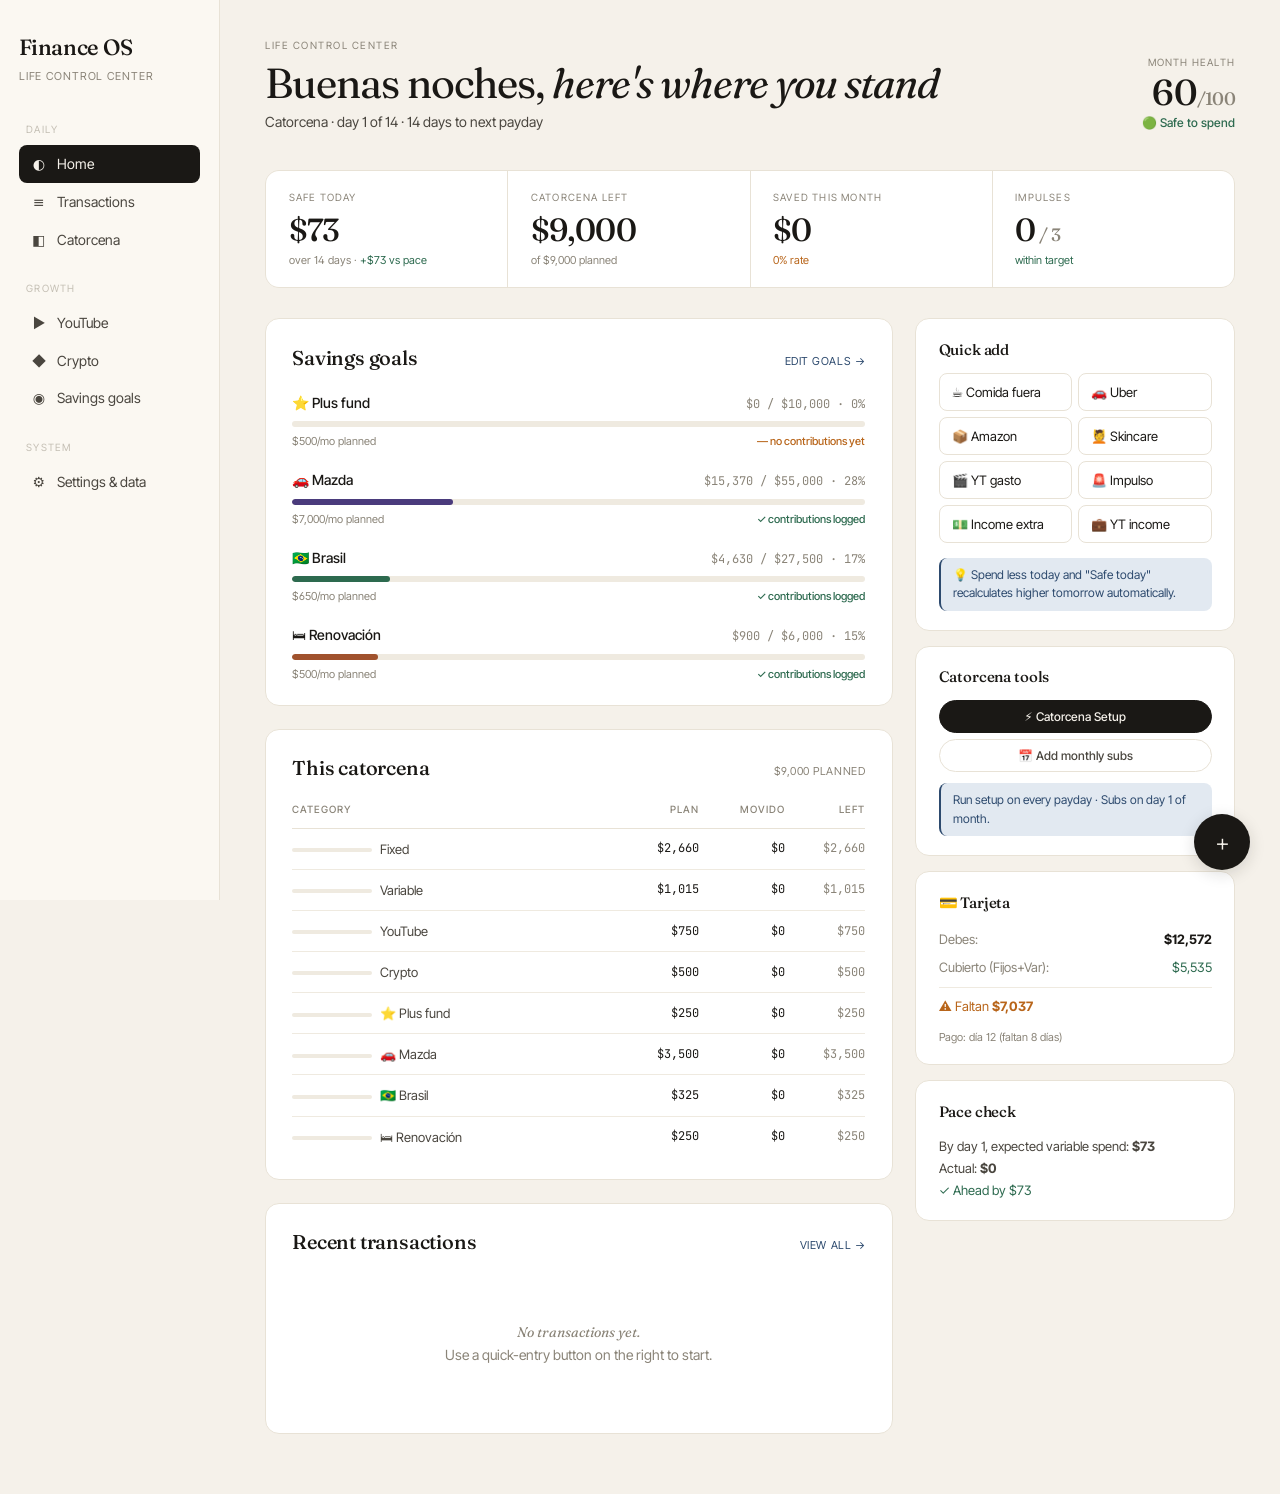
<file: index.html>
<!DOCTYPE html>
<html lang="en">
<head>
  <meta charset="UTF-8">
  <meta name="viewport" content="width=device-width, initial-scale=1.0">
  <title>Finance OS — Home</title>
  <link rel="stylesheet" href="style.css">
</head>
<body>
  <div class="app">
    <div id="sidebar"></div>
    <main class="main">
      <div id="content"></div>
    </main>
  </div>

  <script src="app.js"></script>
  <script>
    document.getElementById('sidebar').outerHTML = renderSidebar('home');

    const s = getDashboardStats();
    const goals = getGoalProgress();
    const actuals = getCategoryActuals();
    const recent = state.transactions.slice(0, 6);

    const hour = new Date().getHours();
    const greeting = hour < 12 ? 'Buenos días' : hour < 19 ? 'Buenas tardes' : 'Buenas noches';

    const aheadText = s.aheadOrBehind > 0
      ? `<span style="color:var(--good)">+${mxn(s.aheadOrBehind)} vs pace</span>`
      : `<span style="color:var(--warn)">${mxn(s.aheadOrBehind)} vs pace</span>`;

    document.getElementById('content').innerHTML = `
      <div class="page-head fade-in">
        <div>
          <div class="eyebrow">Life Control Center</div>
          <h1 class="page-title">${greeting}, <em>here's where you stand</em></h1>
          <div class="page-sub">Catorcena · day ${s.cat.daysElapsed} of ${s.cat.totalDays} · ${s.cat.daysLeft} days to next payday</div>
        </div>
        <div class="health-badge">
          <div class="label">Month health</div>
          <div class="value">${s.healthScore}<span style="font-size:18px;color:var(--ink-mute)">/100</span></div>
          <div class="status">${s.status}</div>
        </div>
      </div>

      <div class="stats-grid fade-in">
        <div class="stat">
          <div class="label">Safe today</div>
          <div class="value">${mxn(Math.max(0, s.safeDaily))}</div>
          <div class="delta">over ${s.cat.daysLeft} days · ${aheadText}</div>
        </div>
        <div class="stat">
          <div class="label">Catorcena left</div>
          <div class="value">${mxn(s.catRemaining)}</div>
          <div class="delta">of ${mxn(state.income.biweekly)} planned</div>
        </div>
        <div class="stat">
          <div class="label">Saved this month</div>
          <div class="value">${mxn(s.monthSaved)}</div>
          <div class="delta ${s.savingsRate >= 30 ? 'good' : 'warn'}">${s.savingsRate}% rate</div>
        </div>
        <div class="stat">
          <div class="label">Impulses</div>
          <div class="value">${s.impulses}<span style="font-size:18px;color:var(--ink-mute)"> / 3</span></div>
          <div class="delta ${s.impulses <= 3 ? 'good' : 'bad'}">${s.impulses <= 3 ? 'within target' : 'over target'}</div>
        </div>
      </div>

      <div class="home-grid">
        <div>
          <div class="card fade-in">
            <div class="card-head">
              <div class="card-title">Savings goals</div>
              <a href="goals.html" class="card-meta" style="color:var(--info)">Edit goals →</a>
            </div>
            ${goals.map(g => `
              <div class="goal">
                <div class="goal-head">
                  <span class="goal-name">${g.name}</span>
                  <span class="goal-numbers">${mxn(g.current)} / ${mxn(g.target)} · ${g.pct}%</span>
                </div>
                <div class="bar"><div class="bar-fill ${g.color}" style="width:${g.pct}%"></div></div>
                <div class="goal-foot">
                  <span>${mxn(g.monthly)}/mo planned</span>
                  <span class="pace ${g.pct > 0 ? 'on' : 'off'}">${g.pct > 0 ? '✓ contributions logged' : '— no contributions yet'}</span>
                </div>
              </div>
            `).join('')}
          </div>

          <div class="card fade-in">
            <div class="card-head">
              <div class="card-title">This catorcena</div>
              <div class="card-meta">${mxn(state.income.biweekly)} planned</div>
            </div>
            <table class="budget-table">
              <thead><tr><th>Category</th><th class="num">Plan</th><th class="num">Movido</th><th class="num">Left</th></tr></thead>
              <tbody>
                ${budgetRow('Fixed', state.catorcena.fixed, actuals.fixed)}
                ${budgetRow('Variable', state.catorcena.variable, actuals.variable)}
                ${budgetRow('YouTube', state.catorcena.youtube, actuals.youtube)}
                ${budgetRow('Crypto', state.catorcena.crypto, actuals.crypto)}
                ${goals.map(g => budgetRow(g.name, g.biweeklyAmount || 0, actuals[g.id])).join('')}
              </tbody>
            </table>
          </div>

          <div class="card fade-in">
            <div class="card-head">
              <div class="card-title">Recent transactions</div>
              <a href="transactions.html" class="card-meta" style="color:var(--info)">View all →</a>
            </div>
            ${recent.length === 0 ? `
              <div class="empty"><em>No transactions yet.</em><br>Use a quick-entry button on the right to start.</div>
            ` : recent.map(t => `
              <div class="txn">
                <div class="date">${formatDate(t.date)}</div>
                <div class="name">${t.name}${t.isImpulse ? ' 🚨' : ''}</div>
                <div><span class="pill ${pillClass(t.category)}">${t.category}</span></div>
                <div class="amount ${t.type === 'Income' ? 'in' : ''}">${t.type === 'Income' ? '+' : '−'}${mxn(t.amount)}</div>
              </div>
            `).join('')}
          </div>
        </div>

        <div class="side-col">
          <div class="side-card fade-in">
            <h3>Quick add</h3>
            <div class="quick-entries">
              ${renderQuickEntries()}
            </div>
            <div class="smart-insight" style="margin-top:1rem">
              💡 Spend less today and "Safe today" recalculates higher tomorrow automatically.
            </div>
          </div>

          <div class="side-card fade-in">
            <h3>Catorcena tools</h3>
            <button class="btn primary" onclick="runCatorcenaSetup()" style="width:100%;margin-bottom:6px">⚡ Catorcena Setup</button>
            <button class="btn" onclick="runSubscriptionsBlock()" style="width:100%">📅 Add monthly subs</button>
            <div class="smart-insight" style="margin-top:0.75rem">
              Run setup on every payday · Subs on day 1 of month.
            </div>
          </div>

          ${(() => {
            const card = state.card || { currentBalance: 0, cutDay: 23, paymentDay: 12 };
            const fijos = (state.apartadoBalances && state.apartadoBalances.fijos) || 0;
            const vars = (state.apartadoBalances && state.apartadoBalances.variable) || 0;
            const cubierto = fijos + vars;
            const gap = card.currentBalance - cubierto;
            const today = new Date();
            const nextPayment = new Date(today.getFullYear(), today.getMonth() + (today.getDate() > card.paymentDay ? 1 : 0), card.paymentDay);
            const daysUntilPayment = Math.ceil((nextPayment - today) / 86400000);
            const statusColor = gap <= 0 ? 'var(--good)' : 'var(--warn)';
            const statusMsg = gap <= 0
              ? '✓ Cubierto totalmente'
              : `⚠ Faltan <strong>${mxn(gap)}</strong>`;
            return `
              <div class="side-card fade-in">
                <h3>💳 Tarjeta</h3>
                <div style="display:flex;justify-content:space-between;font-size:13px;padding:4px 0">
                  <span style="color:var(--ink-mute)">Debes:</span>
                  <strong>${mxn(card.currentBalance)}</strong>
                </div>
                <div style="display:flex;justify-content:space-between;font-size:13px;padding:4px 0">
                  <span style="color:var(--ink-mute)">Cubierto (Fijos+Var):</span>
                  <span style="color:var(--good)">${mxn(cubierto)}</span>
                </div>
                <div style="display:flex;justify-content:space-between;font-size:13px;padding:4px 0;border-top:1px solid var(--line-soft);margin-top:6px;padding-top:8px">
                  <span style="color:${statusColor}">${statusMsg}</span>
                </div>
                <div style="font-size:11px;color:var(--ink-mute);margin-top:8px">
                  Pago: día ${card.paymentDay} (faltan ${daysUntilPayment} días)
                </div>
              </div>
            `;
          })()}

          <div class="side-card fade-in">
            <h3>Pace check</h3>
            <div style="font-size:13px;color:var(--ink-soft);line-height:1.7">
              By day ${s.cat.daysElapsed}, expected variable spend: <strong>${mxn(s.todayQuota * s.cat.daysElapsed)}</strong><br>
              Actual: <strong>${mxn(s.variableSpent)}</strong><br>
              <span style="color:${s.aheadOrBehind > 0 ? 'var(--good)' : 'var(--warn)'}">${s.aheadOrBehind > 0 ? '✓ Ahead by ' : '⚠ Behind by '}${mxn(Math.abs(s.aheadOrBehind))}</span>
            </div>
          </div>
        </div>
      </div>
    `;

    function budgetRow(label, plan, actual) {
      const pct = plan > 0 ? Math.min(100, (actual / plan) * 100) : 0;
      const left = plan - actual;
      const cls = pct >= 100 ? 'done' : pct >= 85 ? 'bad' : pct >= 60 ? 'warn' : '';
      return `<tr>
        <td class="cat"><span class="mini-bar"><div class="${cls}" style="width:${pct}%"></div></span>${label}</td>
        <td class="num">${mxn(plan)}</td>
        <td class="num">${mxn(actual)}</td>
        <td class="num" style="color:${left < 0 ? 'var(--bad)' : left === plan ? 'var(--ink-mute)' : 'var(--ink)'}">${pct >= 100 ? '✓' : mxn(left)}</td>
      </tr>`;
    }

    mountAddModal();
  </script>
</body>
</html>
</file>
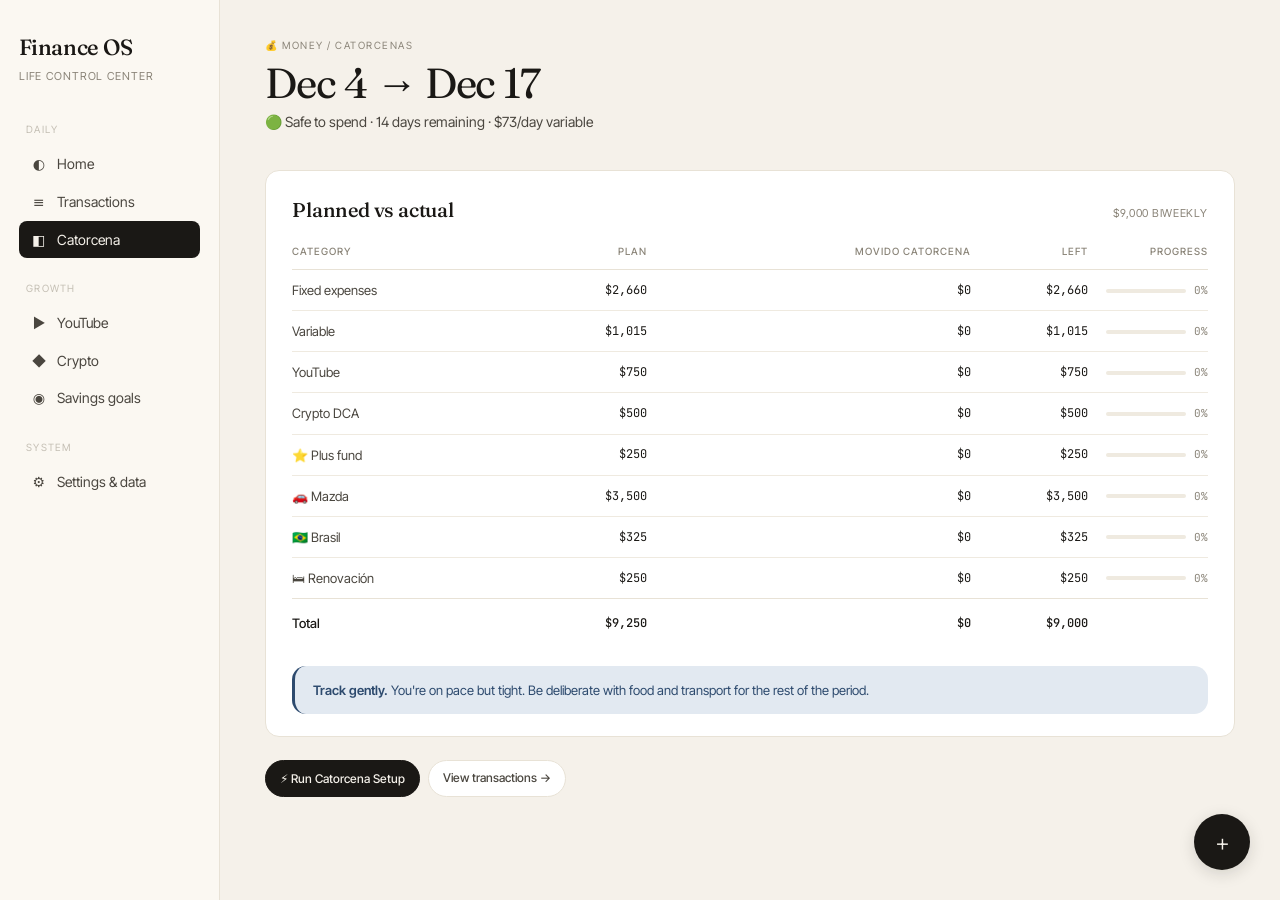
<file: catorcena.html>
<!DOCTYPE html>
<html lang="en">
<head>
  <meta charset="UTF-8">
  <meta name="viewport" content="width=device-width, initial-scale=1.0">
  <title>Finance OS — Catorcena</title>
  <link rel="stylesheet" href="style.css">
</head>
<body>
  <div class="app">
    <div id="sidebar"></div>
    <main class="main">
      <div id="content"></div>
    </main>
  </div>

  <script src="app.js"></script>
  <script>
    document.getElementById('sidebar').outerHTML = renderSidebar('cat');

    const s = getDashboardStats();
    const actuals = getCategoryActuals();
    const fmtRange = (d1, d2) => {
      const opts = { month: 'short', day: 'numeric' };
      return d1.toLocaleDateString('en-US', opts) + ' → ' + d2.toLocaleDateString('en-US', opts);
    };

    const variablePct = (actuals.variable / state.catorcena.variable) * 100;
    const periodPct = ((14 - s.cat.daysLeft) / 14) * 100;

    let insight, insightClass;
    if (variablePct > 100) {
      insight = `<strong>⚠️ Variable budget exceeded.</strong> You've spent ${mxn(actuals.variable)} on food, transport, and impulse — ${mxn(actuals.variable - state.catorcena.variable)} over plan with ${s.cat.daysLeft} days still to go. The next variable expense pulls from car or Brazil savings.`;
      insightClass = 'warn';
    } else if (variablePct > periodPct + 15) {
      insight = `<strong>💡 Slow down.</strong> You're ${Math.round(variablePct)}% through variable budget with only ${Math.round(periodPct)}% of the period gone. Cap food-out at ${mxn(s.safeDaily * 0.6)}/day for the remaining ${s.cat.daysLeft} days.`;
      insightClass = 'warn';
    } else if (s.safeDaily > 100) {
      insight = `<strong>✓ You can spend safely.</strong> Variable spending is on pace. ${mxn(s.safeDaily)}/day stays inside budget for the next ${s.cat.daysLeft} days.`;
      insightClass = 'good';
    } else {
      insight = `<strong>Track gently.</strong> You're on pace but tight. Be deliberate with food and transport for the rest of the period.`;
      insightClass = '';
    }

    document.getElementById('content').innerHTML = `
      <div class="page-head fade-in">
        <div>
          <div class="eyebrow">💰 Money / Catorcenas</div>
          <h1 class="page-title">${fmtRange(s.cat.start, s.cat.end)}</h1>
          <div class="page-sub">${s.status} · ${s.cat.daysLeft} days remaining · ${mxn(s.safeDaily)}/day variable</div>
        </div>
      </div>

      <div class="card fade-in">
        <div class="card-head">
          <div class="card-title">Planned vs actual</div>
          <div class="card-meta">${mxn(state.income.biweekly)} biweekly</div>
        </div>
        <table class="budget-table">
          <thead>
            <tr>
              <th>Category</th>
              <th class="num">Plan</th>
              <th class="num">Movido catorcena</th>
              <th class="num">Left</th>
              <th class="num" style="width:120px">Progress</th>
            </tr>
          </thead>
          <tbody>
            ${row('Fixed expenses', state.catorcena.fixed, actuals.fixed)}
            ${row('Variable', state.catorcena.variable, actuals.variable)}
            ${row('YouTube', state.catorcena.youtube, actuals.youtube)}
            ${row('Crypto DCA', state.catorcena.crypto, actuals.crypto)}
            ${state.goals.map(g => row(g.name, g.biweeklyAmount || 0, actuals[g.id] || 0)).join('')}
          </tbody>
          <tfoot>
            <tr>
              <td>Total</td>
              <td class="num">${mxn(state.catorcena.fixed + state.catorcena.variable + state.catorcena.youtube + state.catorcena.crypto + state.goals.reduce((s,g) => s + (g.biweeklyAmount || 0), 0))}</td>
              <td class="num">${mxn(actuals.fixed + actuals.variable + actuals.youtube + actuals.crypto + state.goals.reduce((s,g) => s + (actuals[g.id] || 0), 0))}</td>
              <td class="num">${mxn(state.income.biweekly - s.totalSpent)}</td>
              <td></td>
            </tr>
          </tfoot>
        </table>

        <div class="insight ${insightClass}" style="margin-top:1.5rem">${insight}</div>
      </div>

      <div class="btn-row fade-in">
        <button class="btn primary" onclick="runCatorcenaSetup()">⚡ Run Catorcena Setup</button>
        <a href="transactions.html" class="btn">View transactions →</a>
      </div>
    `;

    function row(label, plan, actual) {
      const pct = plan > 0 ? Math.min(100, (actual / plan) * 100) : 0;
      const left = plan - actual;
      const cls = pct >= 100 ? 'done' : pct >= 85 ? 'bad' : pct >= 60 ? 'warn' : '';
      const leftDisplay = pct >= 100 ? '<span style="color:var(--good)">✓</span>' : mxn(left);
      return `<tr>
        <td class="cat">${label}</td>
        <td class="num">${mxn(plan)}</td>
        <td class="num">${mxn(actual)}</td>
        <td class="num">${leftDisplay}</td>
        <td class="num"><span class="mini-bar"><div class="${cls}" style="width:${pct}%"></div></span><span style="font-family:var(--font-mono);font-size:11px;color:var(--ink-mute)">${Math.round(pct)}%</span></td>
      </tr>`;
    }

    mountAddModal();
  </script>
</body>
</html>
</file>
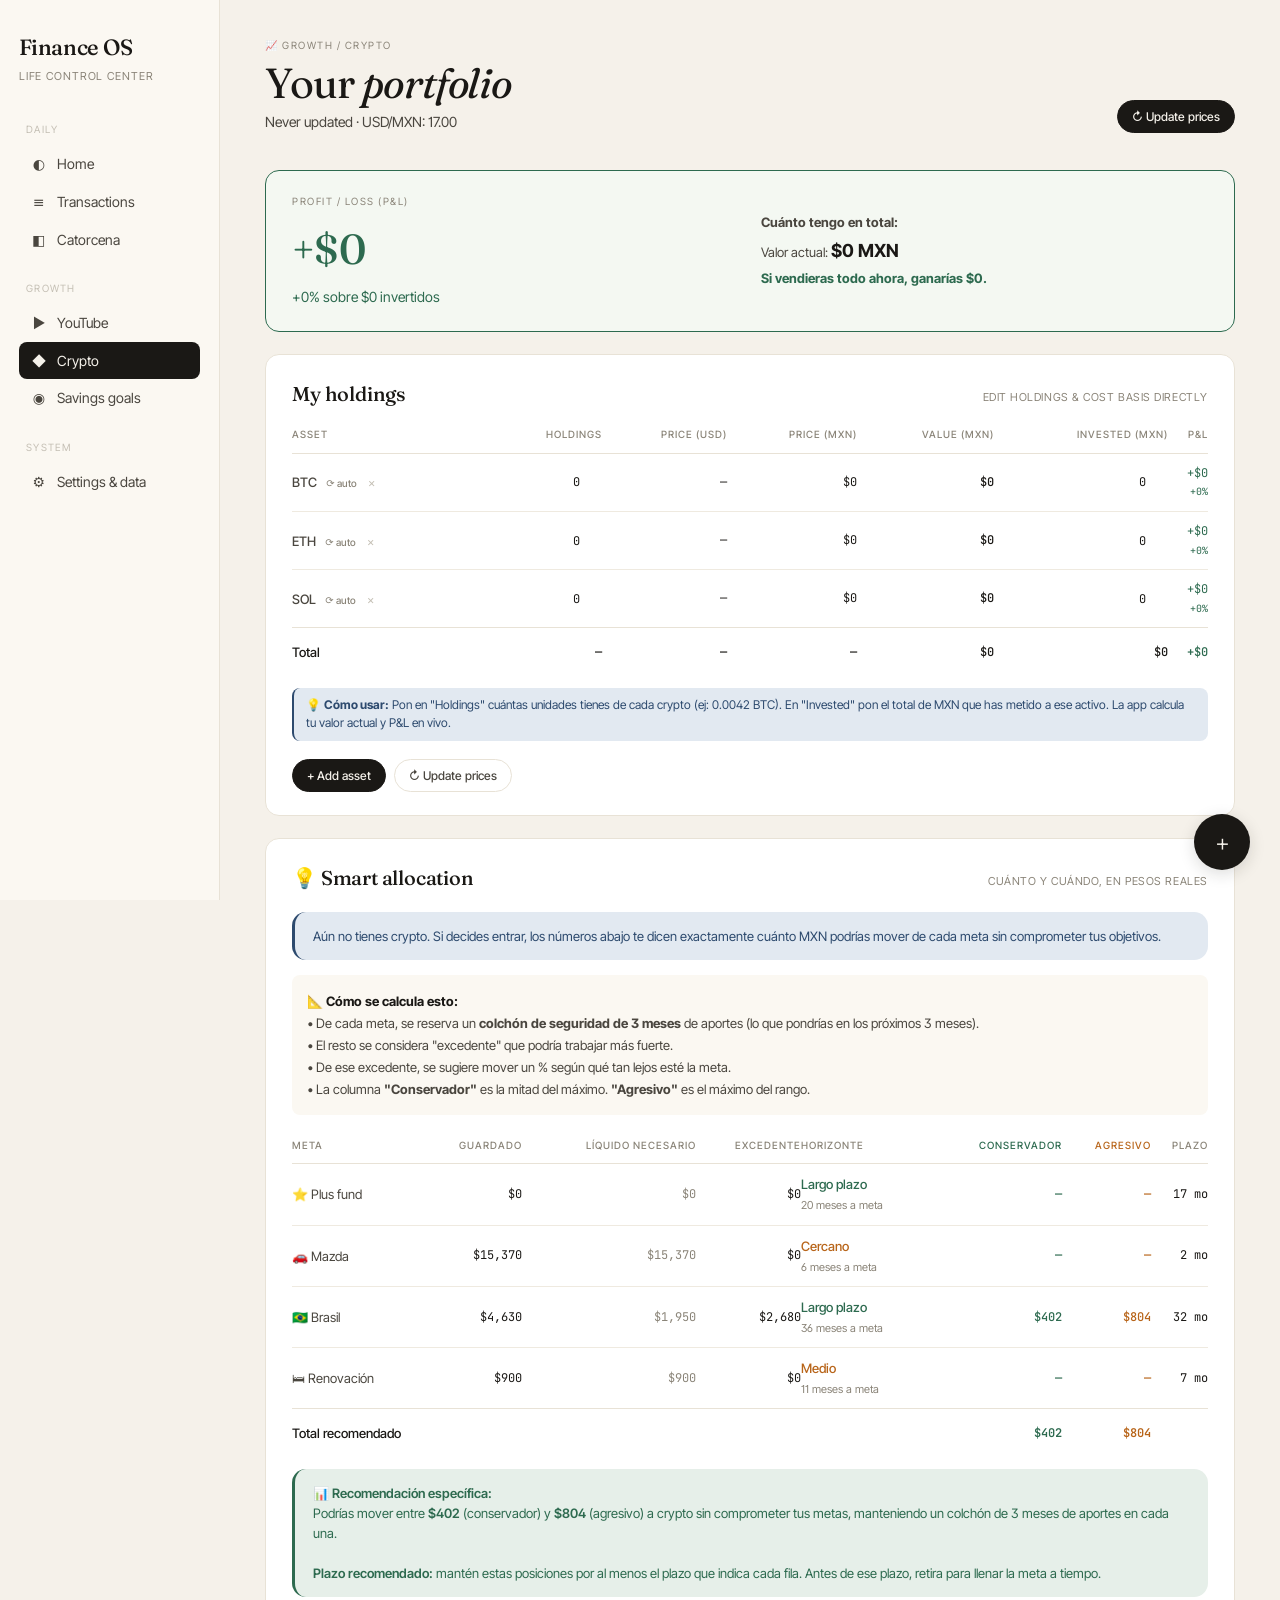
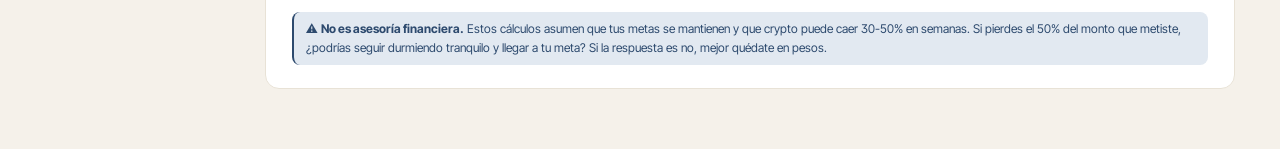
<file: crypto.html>
<!DOCTYPE html>
<html lang="en">
<head>
  <meta charset="UTF-8">
  <meta name="viewport" content="width=device-width, initial-scale=1.0">
  <title>Finance OS — Crypto</title>
  <link rel="stylesheet" href="style.css">
</head>
<body>
  <div class="app">
    <div id="sidebar"></div>
    <main class="main">
      <div id="content"></div>
    </main>
  </div>

  <script src="app.js"></script>
  <script>
    document.getElementById('sidebar').outerHTML = renderSidebar('cr');

    let updating = false;

    function getSimpleStats() {
      const usdMxnRate = state.crypto.usdMxnRate || 17;
      let totalCurrentMXN = 0;
      let totalInvestedMXN = 0;

      const assets = state.crypto.assets.map(a => {
        const qty = a.holdings || 0;
        const invested = a.investedMXN || 0;
        const currentValueMXN = qty * a.currentPrice;
        const pl = currentValueMXN - invested;
        const plPct = invested > 0 ? Math.round((pl / invested) * 100) : 0;
        totalCurrentMXN += currentValueMXN;
        totalInvestedMXN += invested;
        return { ...a, qty, invested, currentValueMXN, pl, plPct };
      });

      const totalPL = totalCurrentMXN - totalInvestedMXN;
      const totalPLPct = totalInvestedMXN > 0 ? Math.round((totalPL / totalInvestedMXN) * 100) : 0;

      return { assets, totalCurrentMXN, totalInvestedMXN, totalPL, totalPLPct, usdMxnRate };
    }

    async function render() {
      const s = getSimpleStats();
      const lastUpdate = state.crypto.lastPriceUpdate
        ? 'Last update: ' + new Date(state.crypto.lastPriceUpdate).toLocaleString('es-MX')
        : 'Never updated';

      const returnColor = s.totalPL >= 0 ? 'var(--good)' : 'var(--bad)';
      const returnSign = s.totalPL >= 0 ? '+' : '';

      document.getElementById('content').innerHTML = `
        <div class="page-head fade-in">
          <div>
            <div class="eyebrow">📈 Growth / Crypto</div>
            <h1 class="page-title">Your <em>portfolio</em></h1>
            <div class="page-sub">${lastUpdate} · USD/MXN: ${s.usdMxnRate.toFixed(2)}</div>
          </div>
          <div>
            <button class="btn primary" onclick="refreshPrices()" id="refresh-btn">${updating ? '⏳ Updating...' : '↻ Update prices'}</button>
          </div>
        </div>

        <div class="card fade-in" style="background:${s.totalPL >= 0 ? '#F4F8F2' : '#FBEFEB'};border-color:${returnColor}">
          <div style="display:grid;grid-template-columns:1fr 1fr;gap:1.5rem;align-items:center">
            <div>
              <div class="eyebrow">Profit / Loss (P&amp;L)</div>
              <div style="font-family:var(--font-display);font-size:42px;font-weight:500;letter-spacing:-0.02em;color:${returnColor};margin-top:6px">${returnSign}${mxn(s.totalPL)}</div>
              <div style="font-size:14px;color:${returnColor};margin-top:4px">${returnSign}${s.totalPLPct}% sobre ${mxn(s.totalInvestedMXN)} invertidos</div>
            </div>
            <div style="font-size:13px;color:var(--ink-soft);line-height:1.8">
              <strong>Cuánto tengo en total:</strong><br>
              Valor actual: <strong style="font-size:18px;color:var(--ink)">${mxn(s.totalCurrentMXN)} MXN</strong><br>
              ${s.totalPL >= 0
                ? `<span style="color:var(--good)"><strong>Si vendieras todo ahora, ganarías ${mxn(s.totalPL)}.</strong></span>`
                : `<span style="color:var(--bad)"><strong>Si vendieras todo ahora, perderías ${mxn(Math.abs(s.totalPL))}.</strong></span>`}
            </div>
          </div>
        </div>

        <div class="card fade-in">
          <div class="card-head">
            <div class="card-title">My holdings</div>
            <div class="card-meta">Edit holdings &amp; cost basis directly</div>
          </div>
          ${s.assets.length === 0 ? `
            <div class="empty"><em>No assets tracked.</em><br>Add an asset below.</div>
          ` : `
            <table class="budget-table">
              <thead>
                <tr>
                  <th>Asset</th>
                  <th class="num">Holdings</th>
                  <th class="num">Price (USD)</th>
                  <th class="num">Price (MXN)</th>
                  <th class="num">Value (MXN)</th>
                  <th class="num">Invested (MXN)</th>
                  <th class="num">P&amp;L</th>
                </tr>
              </thead>
              <tbody>
                ${s.assets.map(a => `
                  <tr>
                    <td class="cat" style="font-weight:500">
                      ${a.symbol}
                      ${a.autoPrice && COINGECKO_IDS[a.symbol] ? '<span style="font-size:10px;color:var(--ink-mute);margin-left:6px">⟳ auto</span>' : ''}
                      <button onclick="deleteAsset('${a.id}')" style="background:none;border:none;color:var(--ink-faint);font-size:12px;cursor:pointer;margin-left:8px" title="Remove asset">×</button>
                    </td>
                    <td class="num">
                      <input class="inline-edit" type="number" step="0.0000001" value="${a.qty}" onchange="updateHolding('${a.id}', this.value)" placeholder="0.0">
                    </td>
                    <td class="num">${a.currentPriceUsd > 0 ? '$' + a.currentPriceUsd.toLocaleString('en-US', {maximumFractionDigits: 2}) : '—'}</td>
                    <td class="num">${a.autoPrice
                      ? mxn(a.currentPrice)
                      : `<input class="inline-edit" type="number" step="0.01" value="${a.currentPrice}" onchange="updatePrice('${a.id}', this.value)">`}</td>
                    <td class="num" style="font-weight:500">${mxn(a.currentValueMXN)}</td>
                    <td class="num">
                      <input class="inline-edit" type="number" step="1" value="${a.invested}" onchange="updateInvested('${a.id}', this.value)" placeholder="0">
                    </td>
                    <td class="num" style="color:${a.pl >= 0 ? 'var(--good)' : 'var(--bad)'}">
                      ${a.pl >= 0 ? '+' : ''}${mxn(a.pl)}
                      <br><span style="font-size:10px">${a.plPct >= 0 ? '+' : ''}${a.plPct}%</span>
                    </td>
                  </tr>
                `).join('')}
              </tbody>
              <tfoot>
                <tr>
                  <td>Total</td>
                  <td class="num">—</td>
                  <td class="num">—</td>
                  <td class="num">—</td>
                  <td class="num">${mxn(s.totalCurrentMXN)}</td>
                  <td class="num">${mxn(s.totalInvestedMXN)}</td>
                  <td class="num" style="color:${s.totalPL >= 0 ? 'var(--good)' : 'var(--bad)'}">${s.totalPL >= 0 ? '+' : ''}${mxn(s.totalPL)}</td>
                </tr>
              </tfoot>
            </table>
          `}

          <div class="smart-insight" style="margin-top:1rem">
            💡 <strong>Cómo usar:</strong> Pon en "Holdings" cuántas unidades tienes de cada crypto (ej: 0.0042 BTC). En "Invested" pon el total de MXN que has metido a ese activo. La app calcula tu valor actual y P&amp;L en vivo.
          </div>

          <div class="btn-row">
            <button class="btn primary" onclick="addAsset()">+ Add asset</button>
            <button class="btn" onclick="refreshPrices()">↻ Update prices</button>
          </div>
        </div>

        ${getSmartAllocation()}
      `;

      mountAddModal();
    }

    function getSmartAllocation() {
      const goals = getGoalProgress();
      const s = getSimpleStats();

      // ESTRATEGIA:
      // 1. Para cada meta, calculamos cuántos meses tardas en llegar al pace actual.
      // 2. Si la meta está a > 6 meses, parte de lo que ya tienes guardado se puede mover a crypto
      //    porque el monthly inflow llenará el "hueco" antes de que necesites el dinero.
      // 3. La regla: puedes invertir hasta (currentSaved - safetyBuffer) donde safetyBuffer
      //    es lo que necesitarás en los próximos 3 meses (colchón) — pero solo si la meta está lejos.
      // 4. El % máximo a mover depende del horizonte: más lejos = más permisible.

      const SAFETY_MONTHS = 3; // colchón de seguridad: no toques lo que necesitas en próximos 3 meses

      const goalAnalysis = goals.map(g => {
        const remainingMXN = g.target - g.current;
        const monthsToGoal = g.monthly > 0 ? remainingMXN / g.monthly : Infinity;
        const currentSaved = g.current;

        // "Safety buffer": cuánto del current saved necesitas mantener líquido
        // Si la meta es en X meses y X < SAFETY_MONTHS, necesitas TODO líquido
        // Si X > SAFETY_MONTHS, necesitas mantener (SAFETY_MONTHS * monthly) líquido como buffer
        let liquidNeeded;
        if (monthsToGoal <= SAFETY_MONTHS) {
          liquidNeeded = currentSaved; // todo líquido, ya casi llegas
        } else {
          // Mantén el equivalente a SAFETY_MONTHS de aporte líquido
          liquidNeeded = Math.min(currentSaved, SAFETY_MONTHS * g.monthly);
        }

        // Excedente que técnicamente podría mover a crypto
        const excess = Math.max(0, currentSaved - liquidNeeded);

        // % máximo del excedente según horizonte (más lejos = más agresivo)
        let maxPctOfExcess, label, labelColor;
        if (monthsToGoal > 18) {
          maxPctOfExcess = 0.30; label = 'Largo plazo'; labelColor = 'var(--good)';
        } else if (monthsToGoal > 12) {
          maxPctOfExcess = 0.20; label = 'Lejano'; labelColor = 'var(--good)';
        } else if (monthsToGoal > 6) {
          maxPctOfExcess = 0.10; label = 'Medio'; labelColor = 'var(--warn)';
        } else if (monthsToGoal > 3) {
          maxPctOfExcess = 0.05; label = 'Cercano'; labelColor = 'var(--warn)';
        } else {
          maxPctOfExcess = 0; label = 'Inminente'; labelColor = 'var(--bad)';
        }

        const conservativeMXN = Math.round(excess * maxPctOfExcess * 0.5); // mitad de lo máximo
        const aggressiveMXN = Math.round(excess * maxPctOfExcess);

        // Plazo recomendado: meses hasta la meta menos colchón
        const recommendedHoldMonths = Math.max(0, Math.floor(monthsToGoal - SAFETY_MONTHS));

        return {
          ...g,
          remainingMXN,
          monthsToGoal,
          currentSaved,
          liquidNeeded,
          excess,
          maxPctOfExcess,
          conservativeMXN,
          aggressiveMXN,
          recommendedHoldMonths,
          label,
          labelColor,
        };
      });

      const totalConservative = goalAnalysis.reduce((sum, g) => sum + g.conservativeMXN, 0);
      const totalAggressive = goalAnalysis.reduce((sum, g) => sum + g.aggressiveMXN, 0);
      const totalParked = goals.reduce((sum, g) => sum + g.current, 0);

      // Personalized message based on crypto P&L
      let cryptoMoodMessage = '';
      if (s.totalInvestedMXN === 0) {
        cryptoMoodMessage = `Aún no tienes crypto. Si decides entrar, los números abajo te dicen exactamente cuánto MXN podrías mover de cada meta sin comprometer tus objetivos.`;
      } else if (s.totalPLPct > 20) {
        cryptoMoodMessage = `🔥 <strong>Tu crypto está +${s.totalPLPct}%.</strong> Buen momento para considerar tomar ganancias parciales. Vender un 20-30% y mandarlo a la meta más cercana es una estrategia clásica.`;
      } else if (s.totalPLPct > 0) {
        cryptoMoodMessage = `📈 <strong>Estás +${s.totalPLPct}%.</strong> Ganancia modesta. Los montos sugeridos abajo siguen aplicando — si quieres aumentar posición, hazlo desde excedentes de metas lejanas.`;
      } else if (s.totalPLPct > -15) {
        cryptoMoodMessage = `📉 <strong>Estás ${s.totalPLPct}%.</strong> Caída moderada. NO vendas en pánico. Estos números asumen que mantienes tu posición — si crees en el activo, considera estos montos para promediar a la baja, no para liquidar.`;
      } else {
        cryptoMoodMessage = `🚨 <strong>Caída fuerte (${s.totalPLPct}%).</strong> Esto es exactamente cuando la gente vende y pierde de verdad. Si tu tesis original sigue válida, mantén. NO uses estos números para meter más ahora si estás emocionalmente agitado.`;
      }

      return `
        <div class="card fade-in">
          <div class="card-head">
            <div class="card-title">💡 Smart allocation</div>
            <div class="card-meta">Cuánto y cuándo, en pesos reales</div>
          </div>

          <div class="insight" style="margin-bottom:1rem">${cryptoMoodMessage}</div>

          <div style="background:var(--bg-elev);padding:1rem;border-radius:var(--radius-sm);margin-bottom:1.5rem;font-size:13px;color:var(--ink-soft);line-height:1.7">
            <strong style="color:var(--ink)">📐 Cómo se calcula esto:</strong><br>
            • De cada meta, se reserva un <strong>colchón de seguridad de 3 meses</strong> de aportes (lo que pondrías en los próximos 3 meses).<br>
            • El resto se considera "excedente" que podría trabajar más fuerte.<br>
            • De ese excedente, se sugiere mover un % según qué tan lejos esté la meta.<br>
            • La columna <strong>"Conservador"</strong> es la mitad del máximo. <strong>"Agresivo"</strong> es el máximo del rango.
          </div>

          <table class="budget-table">
            <thead>
              <tr>
                <th>Meta</th>
                <th class="num">Guardado</th>
                <th class="num">Líquido necesario</th>
                <th class="num">Excedente</th>
                <th>Horizonte</th>
                <th class="num" style="color:var(--good)">Conservador</th>
                <th class="num" style="color:var(--warn)">Agresivo</th>
                <th class="num">Plazo</th>
              </tr>
            </thead>
            <tbody>
              ${goalAnalysis.map(g => `
                <tr>
                  <td class="cat">${g.name}</td>
                  <td class="num">${mxn(g.currentSaved)}</td>
                  <td class="num" style="color:var(--ink-mute)">${mxn(g.liquidNeeded)}</td>
                  <td class="num">${mxn(g.excess)}</td>
                  <td><span style="color:${g.labelColor};font-weight:500">${g.label}</span><br><span style="font-size:11px;color:var(--ink-mute)">${g.monthsToGoal === Infinity ? '∞' : Math.ceil(g.monthsToGoal)} meses a meta</span></td>
                  <td class="num" style="color:var(--good);font-weight:500">${g.conservativeMXN > 0 ? mxn(g.conservativeMXN) : '—'}</td>
                  <td class="num" style="color:var(--warn);font-weight:500">${g.aggressiveMXN > 0 ? mxn(g.aggressiveMXN) : '—'}</td>
                  <td class="num">${g.recommendedHoldMonths > 0 ? g.recommendedHoldMonths + ' mo' : '—'}</td>
                </tr>
              `).join('')}
            </tbody>
            <tfoot>
              <tr>
                <td colspan="5" style="font-weight:500">Total recomendado</td>
                <td class="num" style="color:var(--good);font-weight:600">${mxn(totalConservative)}</td>
                <td class="num" style="color:var(--warn);font-weight:600">${mxn(totalAggressive)}</td>
                <td></td>
              </tr>
            </tfoot>
          </table>

          ${totalAggressive > 0 ? `
            <div class="insight good" style="margin-top:1rem">
              <strong>📊 Recomendación específica:</strong><br>
              Podrías mover entre <strong>${mxn(totalConservative)}</strong> (conservador) y <strong>${mxn(totalAggressive)}</strong> (agresivo) a crypto sin comprometer tus metas, manteniendo un colchón de 3 meses de aportes en cada una.<br><br>
              <strong>Plazo recomendado:</strong> mantén estas posiciones por al menos el plazo que indica cada fila. Antes de ese plazo, retira para llenar la meta a tiempo.
            </div>
          ` : `
            <div class="insight warn" style="margin-top:1rem">
              <strong>⚠️ Por ahora, mejor no.</strong> Tus metas están en horizontes muy cercanos o no tienes excedente sobre el colchón de seguridad. Sigue ahorrando normal — cuando alguna meta tenga más de 6 meses de excedente sobre el colchón, los números arriba cambiarán.
            </div>
          `}

          <div class="smart-insight" style="margin-top:1rem">
            ⚠️ <strong>No es asesoría financiera.</strong> Estos cálculos asumen que tus metas se mantienen y que crypto puede caer 30-50% en semanas. Si pierdes el 50% del monto que metiste, ¿podrías seguir durmiendo tranquilo y llegar a tu meta? Si la respuesta es no, mejor quédate en pesos.
          </div>
        </div>
      `;
    }

    async function refreshPrices() {
      updating = true;
      const btn = document.getElementById('refresh-btn');
      if (btn) btn.innerHTML = '⏳ Updating...';
      const result = await fetchCryptoPrices();
      if (result.errors > 0) {
        alert('Error fetching prices: ' + (result.message || 'unknown'));
      }
      updating = false;
      render();
    }

    function updatePrice(id, val) {
      const a = state.crypto.assets.find(x => x.id === id);
      if (a) {
        a.currentPrice = parseFloat(val) || 0;
        saveState();
        render();
      }
    }

    function updateHolding(id, val) {
      const a = state.crypto.assets.find(x => x.id === id);
      if (a) {
        a.holdings = parseFloat(val) || 0;
        saveState();
        render();
      }
    }

    function updateInvested(id, val) {
      const a = state.crypto.assets.find(x => x.id === id);
      if (a) {
        a.investedMXN = parseFloat(val) || 0;
        saveState();
        render();
      }
    }

    function addAsset() {
      const symbol = prompt('Asset symbol (e.g., ADA, DOGE):');
      if (!symbol) return;
      const sym = symbol.toUpperCase();
      const autoPrice = !!COINGECKO_IDS[sym];
      const name = autoPrice ? sym : (prompt('Display name:') || sym);
      state.crypto.assets.push({
        id: 'a' + Date.now(),
        symbol: sym,
        name,
        currentPrice: 0,
        currentPriceUsd: 0,
        autoPrice,
        holdings: 0,
        investedMXN: 0,
      });
      saveState();
      if (autoPrice) refreshPrices();
      else render();
    }

    function deleteAsset(id) {
      const a = state.crypto.assets.find(x => x.id === id);
      if (!a) return;
      if (!confirm('Remove ' + a.symbol + '?')) return;
      state.crypto.assets = state.crypto.assets.filter(x => x.id !== id);
      saveState();
      render();
    }

    render();
    // Auto-update prices on page load if it's been > 1 hour
    if (!state.crypto.lastPriceUpdate ||
        (new Date() - new Date(state.crypto.lastPriceUpdate)) > 3600000) {
      refreshPrices();
    }
  </script>
</body>
</html>
</file>
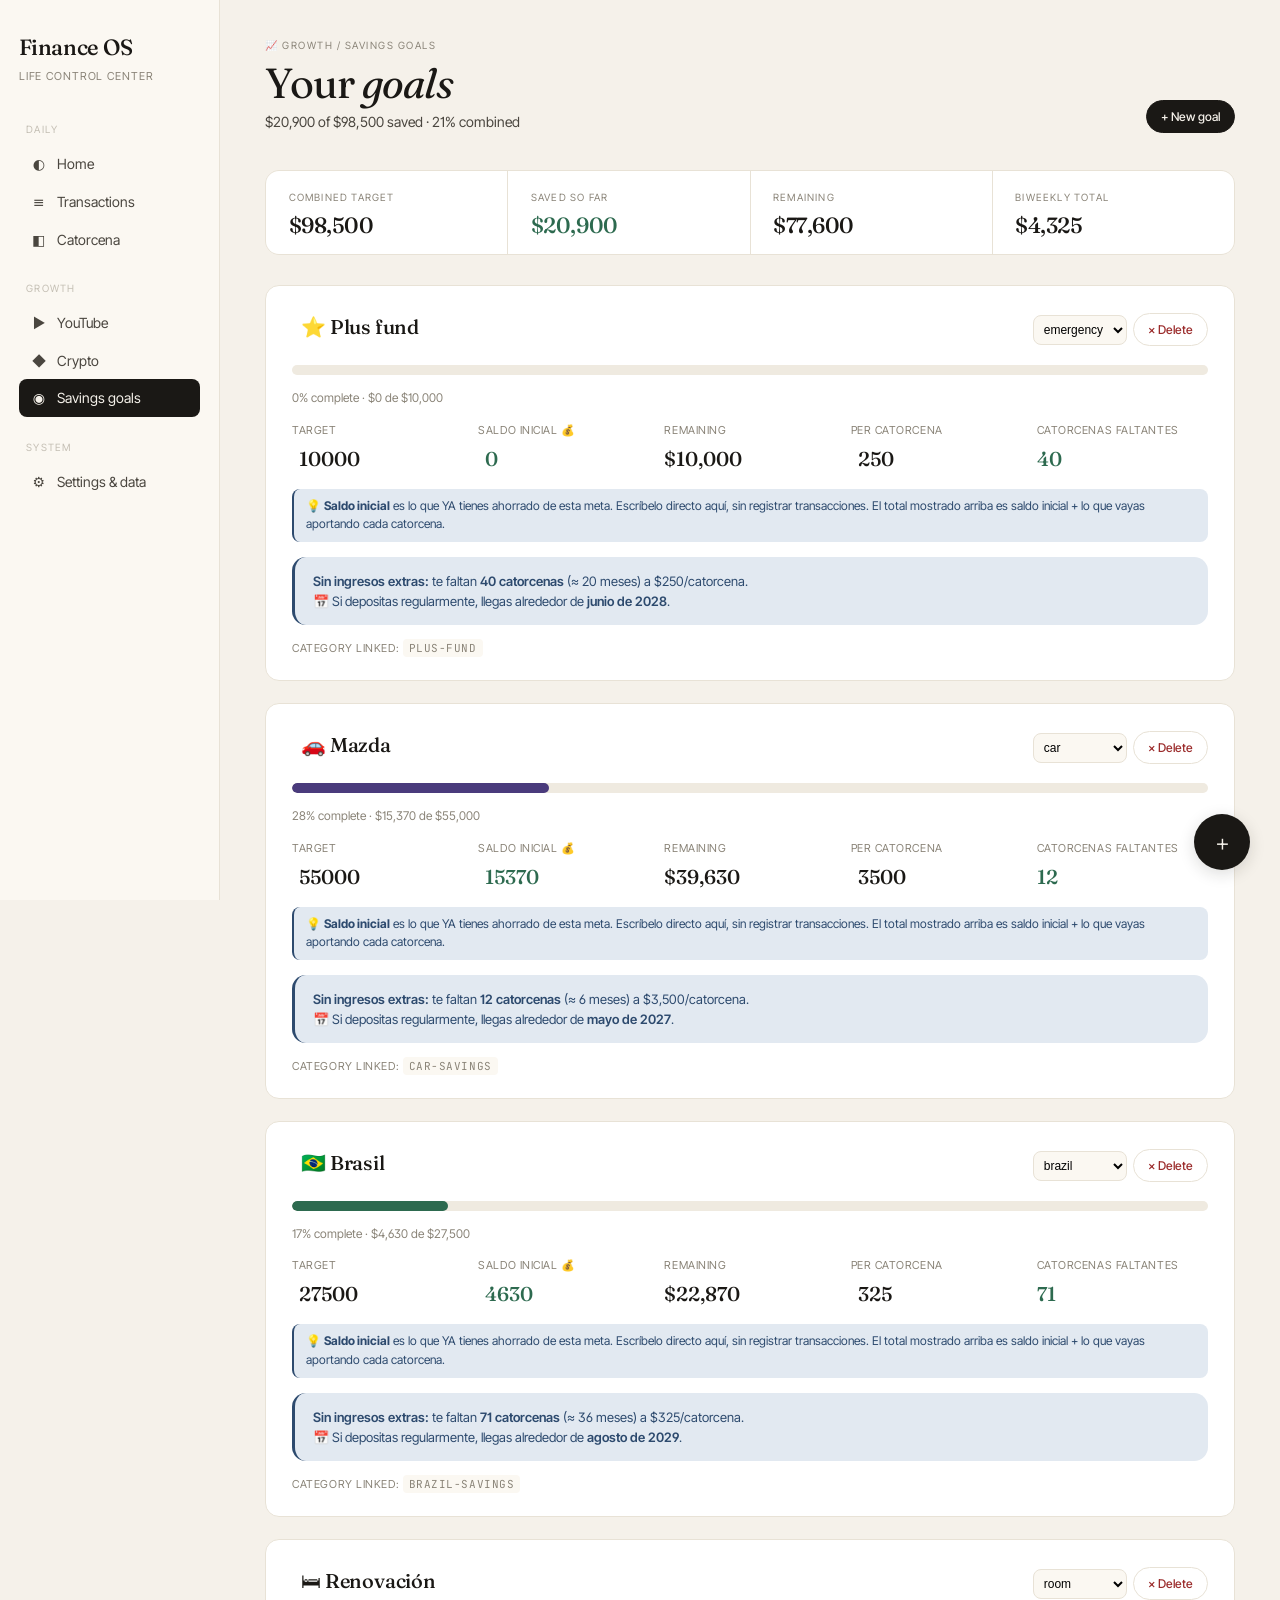
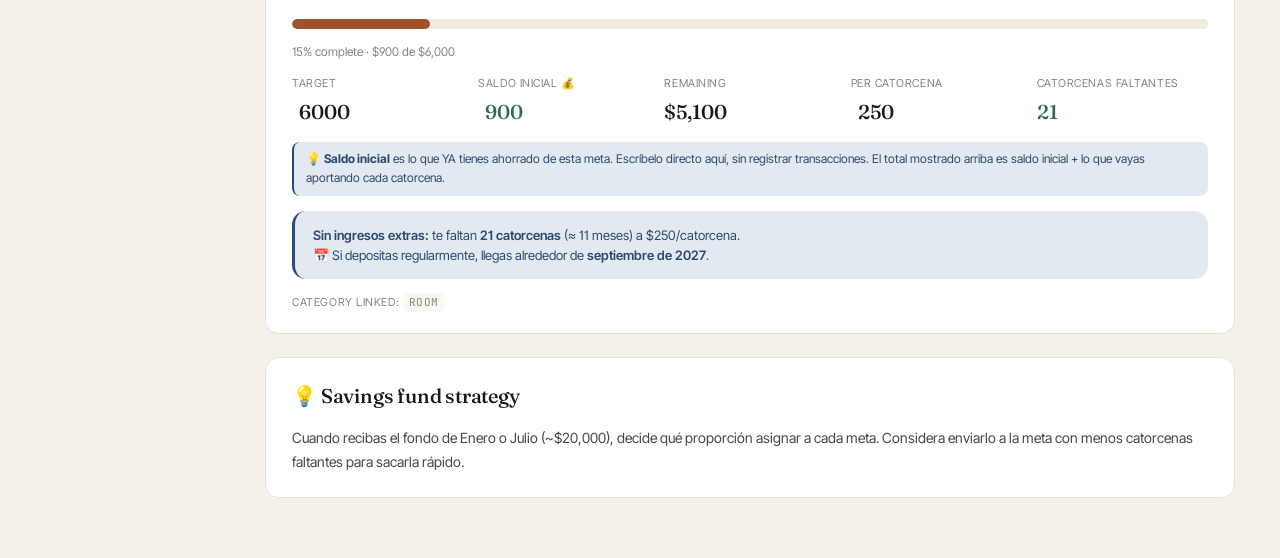
<file: goals.html>
<!DOCTYPE html>
<html lang="en">
<head>
  <meta charset="UTF-8">
  <meta name="viewport" content="width=device-width, initial-scale=1.0">
  <title>Finance OS — Goals</title>
  <link rel="stylesheet" href="style.css">
</head>
<body>
  <div class="app">
    <div id="sidebar"></div>
    <main class="main">
      <div id="content"></div>
    </main>
  </div>

  <script src="app.js"></script>
  <script>
    document.getElementById('sidebar').outerHTML = renderSidebar('goals');

    function render() {
      const goals = getGoalProgress();
      const totalTarget = goals.reduce((s, g) => s + g.target, 0);
      const totalCurrent = goals.reduce((s, g) => s + g.current, 0);
      const overallPct = totalTarget > 0 ? Math.round((totalCurrent / totalTarget) * 100) : 0;

      const colors = ['emergency', 'car', 'brazil', 'room'];

      document.getElementById('content').innerHTML = `
        <div class="page-head fade-in">
          <div>
            <div class="eyebrow">📈 Growth / Savings goals</div>
            <h1 class="page-title">Your <em>goals</em></h1>
            <div class="page-sub">${mxn(totalCurrent)} of ${mxn(totalTarget)} saved · ${overallPct}% combined</div>
          </div>
          <div>
            <button class="btn primary" onclick="addGoal()">+ New goal</button>
          </div>
        </div>

        <div class="stats-grid fade-in" style="margin-bottom:2rem">
          <div class="stat">
            <div class="label">Combined target</div>
            <div class="value small">${mxn(totalTarget)}</div>
          </div>
          <div class="stat">
            <div class="label">Saved so far</div>
            <div class="value small" style="color:var(--good)">${mxn(totalCurrent)}</div>
          </div>
          <div class="stat">
            <div class="label">Remaining</div>
            <div class="value small">${mxn(totalTarget - totalCurrent)}</div>
          </div>
          <div class="stat">
            <div class="label">Biweekly total</div>
            <div class="value small">${mxn(goals.reduce((s, g) => s + (g.biweeklyAmount || 0), 0))}</div>
          </div>
        </div>

        ${goals.map((g, idx) => {
          const remaining = g.target - g.current;
          const catsLeft = g.biweeklyAmount > 0 ? Math.ceil(remaining / g.biweeklyAmount) : 0;
          const monthsLeft = g.monthly > 0 ? Math.ceil(remaining / g.monthly) : 0;
          return `
          <div class="card fade-in">
            <div class="card-head">
              <div style="flex:1">
                <input class="yt-channel-name" value="${g.name}" onchange="updateGoalField('${g.id}', 'name', this.value)" style="font-size:20px;max-width:none">
              </div>
              <div style="display:flex;gap:6px;align-items:center">
                <select onchange="updateGoalField('${g.id}', 'color', this.value)" style="font-size:12px;padding:6px;border:1px solid var(--line);border-radius:var(--radius-sm);background:var(--bg-elev)">
                  ${colors.map(c => `<option value="${c}" ${g.color === c ? 'selected' : ''}>${c}</option>`).join('')}
                </select>
                <button class="btn" onclick="deleteGoal('${g.id}')" style="color:var(--bad)">× Delete</button>
              </div>
            </div>

            <div class="bar" style="height:10px;margin-bottom:14px">
              <div class="bar-fill ${g.color}" style="width:${g.pct}%"></div>
            </div>
            <div style="font-size:12px;color:var(--ink-mute);margin-bottom:14px">${g.pct}% complete · ${mxn(g.current)} de ${mxn(g.target)}</div>

            <div style="display:grid;grid-template-columns:repeat(5,1fr);gap:1rem;font-size:13px;margin-bottom:1rem">
              <div>
                <div class="card-meta" style="margin-bottom:4px">Target</div>
                <input class="inline-edit" type="number" value="${g.target}" onchange="updateGoalField('${g.id}', 'target', this.value)" style="font-family:var(--font-display);font-size:20px;font-weight:500;width:100%;text-align:left">
              </div>
              <div>
                <div class="card-meta" style="margin-bottom:4px">Saldo inicial 💰</div>
                <input class="inline-edit" type="number" value="${g.initialBalance || 0}" onchange="updateGoalField('${g.id}', 'initialBalance', this.value)" style="font-family:var(--font-display);font-size:20px;font-weight:500;width:100%;text-align:left;color:var(--good)">
              </div>
              <div>
                <div class="card-meta" style="margin-bottom:4px">Remaining</div>
                <div style="font-family:var(--font-display);font-size:20px;font-weight:500">${mxn(remaining)}</div>
              </div>
              <div>
                <div class="card-meta" style="margin-bottom:4px">Per catorcena</div>
                <input class="inline-edit" type="number" value="${g.biweeklyAmount || 0}" onchange="updateGoalField('${g.id}', 'biweeklyAmount', this.value)" style="font-family:var(--font-display);font-size:20px;font-weight:500;width:100%;text-align:left">
              </div>
              <div>
                <div class="card-meta" style="margin-bottom:4px">Catorcenas faltantes</div>
                <div style="font-family:var(--font-display);font-size:20px;font-weight:500;color:var(--good)">${catsLeft || '∞'}</div>
              </div>
            </div>

            <div class="smart-insight" style="margin-bottom:1rem">
              💡 <strong>Saldo inicial</strong> es lo que YA tienes ahorrado de esta meta. Escríbelo directo aquí, sin registrar transacciones. El total mostrado arriba es saldo inicial + lo que vayas aportando cada catorcena.
            </div>

            <div class="insight">
              <strong>Sin ingresos extras:</strong> ${catsLeft > 0 ? `te faltan <strong>${catsLeft} catorcenas</strong> (≈ ${monthsLeft} meses)` : 'asigna un monto por catorcena para calcular'} a ${mxn(g.biweeklyAmount || 0)}/catorcena.
              ${catsLeft > 0 ? `<br>📅 Si depositas regularmente, llegas alrededor de <strong>${estimateFinishDate(catsLeft)}</strong>.` : ''}
            </div>

            <div class="card-meta" style="margin-top:1rem">Category linked: <code style="background:var(--bg-elev);padding:2px 6px;border-radius:4px;font-family:var(--font-mono);font-size:11px">${g.category}</code></div>
          </div>
        `}).join('')}

        ${goals.length === 0 ? `
          <div class="card empty">
            <em>No goals yet.</em><br>Click "+ New goal" to create your first one.
          </div>
        ` : ''}

        <div class="card fade-in">
          <div class="card-title" style="margin-bottom:1rem">💡 Savings fund strategy</div>
          <p style="font-size:14px;color:var(--ink-soft);line-height:1.7">
            Cuando recibas el fondo de Enero o Julio (~${mxn(state.income.fundJanuary)}), decide qué proporción asignar a cada meta. Considera enviarlo a la meta con menos catorcenas faltantes para sacarla rápido.
          </p>
        </div>
      `;

      mountAddModal();
    }

    function estimateFinishDate(catorcenasLeft) {
      const cat = currentCatorcena();
      const finishMs = cat.end.getTime() + (catorcenasLeft - 1) * 14 * 86400000;
      const d = new Date(finishMs);
      return d.toLocaleDateString('es-MX', { month: 'long', year: 'numeric' });
    }

    function updateGoalField(id, field, value) {
      const g = state.goals.find(x => x.id === id);
      if (!g) return;
      if (field === 'target' || field === 'monthly' || field === 'biweeklyAmount' || field === 'initialBalance') {
        g[field] = parseFloat(value) || 0;
      } else {
        g[field] = value;
      }
      saveState();
      render();
    }

    function addGoal() {
      const name = prompt('Goal name (con emoji, ej: "✈️ Tokyo trip"):');
      if (!name) return;
      const target = parseFloat(prompt('Target amount (MXN):') || '0');
      if (!target || target <= 0) { alert('Invalid target'); return; }
      const biweeklyAmount = parseFloat(prompt('Cuánto destinarás por catorcena (MXN)?') || '0');
      const monthly = biweeklyAmount * 2;
      const category = (prompt('Category code (sin espacios, ej: Tokyo-Trip):') || 'Custom-' + Date.now()).replace(/\s+/g, '-');
      const color = ['emergency', 'car', 'brazil', 'room'][state.goals.length % 4];
      state.goals.push({
        id: 'g' + Date.now(),
        name, target, monthly, biweeklyAmount, category, color,
      });
      saveState();
      render();
    }

    function deleteGoal(id) {
      const g = state.goals.find(x => x.id === id);
      if (!g) return;
      if (!confirm('Delete "' + g.name + '"?\n\nLas transacciones de la categoría "' + g.category + '" se quedan registradas, pero el goal desaparece.')) return;
      state.goals = state.goals.filter(x => x.id !== id);
      saveState();
      render();
    }

    render();
  </script>
</body>
</html>
</file>
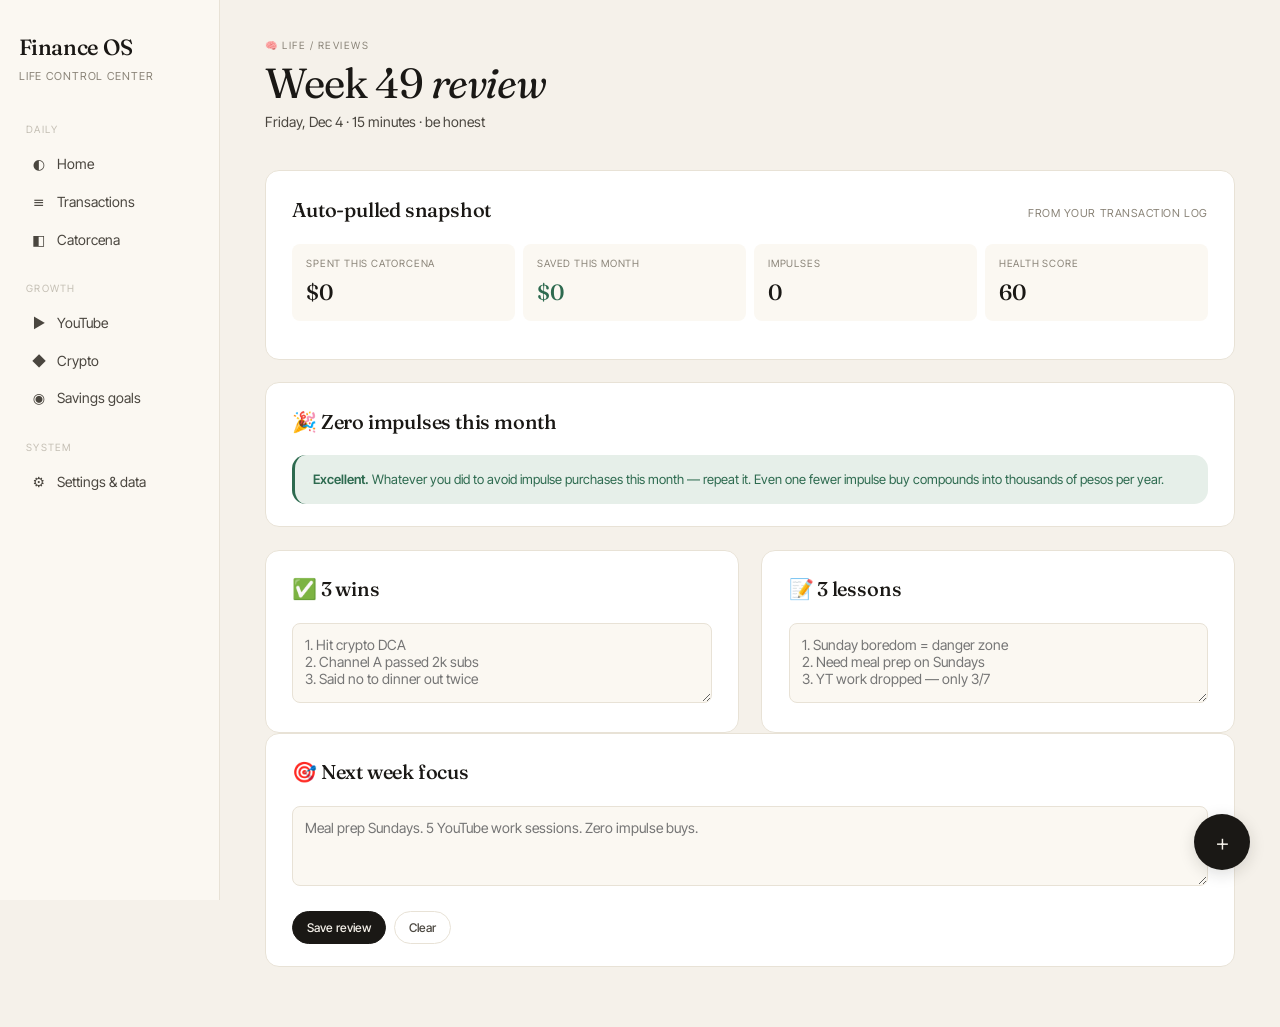
<file: review.html>
<!DOCTYPE html>
<html lang="en">
<head>
  <meta charset="UTF-8">
  <meta name="viewport" content="width=device-width, initial-scale=1.0">
  <title>Finance OS — Review</title>
  <link rel="stylesheet" href="style.css">
</head>
<body>
  <div class="app">
    <div id="sidebar"></div>
    <main class="main">
      <div id="content"></div>
    </main>
  </div>

  <script src="app.js"></script>
  <script>
    document.getElementById('sidebar').outerHTML = renderSidebar('review');

    const s = getDashboardStats();
    const monthTxns = txnsInCurrentMonth();
    const impulseTxns = monthTxns.filter(t => t.isImpulse);
    const savedThisMonth = sumBy(monthTxns, t => SAVINGS_CATS.includes(t.category));
    const spentThisCat = sumBy(s.catTxns, t => t.type !== 'Income');

    const weekNum = Math.ceil(((new Date() - new Date(new Date().getFullYear(), 0, 1)) / 86400000 + 1) / 7);
    const todayStr = new Date().toLocaleDateString('en-US', { weekday: 'long', month: 'short', day: 'numeric' });

    function getDraft() {
      try { return JSON.parse(localStorage.getItem('review-draft')) || {}; } catch { return {}; }
    }
    function saveDraft(field, value) {
      const d = getDraft();
      d[field] = value;
      localStorage.setItem('review-draft', JSON.stringify(d));
    }
    const draft = getDraft();

    document.getElementById('content').innerHTML = `
      <div class="page-head fade-in">
        <div>
          <div class="eyebrow">🧠 Life / Reviews</div>
          <h1 class="page-title">Week ${weekNum} <em>review</em></h1>
          <div class="page-sub">${todayStr} · 15 minutes · be honest</div>
        </div>
      </div>

      <div class="card fade-in">
        <div class="card-head">
          <div class="card-title">Auto-pulled snapshot</div>
          <div class="card-meta">From your transaction log</div>
        </div>
        <div class="review-snapshot">
          <div class="snap">
            <div class="label">Spent this catorcena</div>
            <div class="value">${mxn(spentThisCat)}</div>
          </div>
          <div class="snap">
            <div class="label">Saved this month</div>
            <div class="value" style="color:var(--good)">${mxn(savedThisMonth)}</div>
          </div>
          <div class="snap">
            <div class="label">Impulses</div>
            <div class="value">${impulseTxns.length}</div>
          </div>
          <div class="snap">
            <div class="label">Health score</div>
            <div class="value">${s.healthScore}</div>
          </div>
        </div>
      </div>

      ${impulseTxns.length > 0 ? `
        <div class="card fade-in">
          <div class="card-head">
            <div class="card-title">🚨 Impulse audit</div>
            <div class="card-meta">${impulseTxns.length} this period — write why for each</div>
          </div>
          ${impulseTxns.map(t => `
            <div style="padding:10px 12px;background:var(--bg-elev);border-radius:var(--radius-sm);margin-bottom:8px;font-size:13px">
              <strong>${mxn(t.amount)} — ${t.name}</strong>
              <div style="color:var(--ink-mute);margin-top:4px">Why? <em>${t.notes || '(write reflection)'}</em></div>
            </div>
          `).join('')}
          <div class="insight warn">
            <strong>The pattern question:</strong> Are these all on the same day of the week? Same emotional state? Same trigger? Spot it.
          </div>
        </div>
      ` : `
        <div class="card fade-in">
          <div class="card-head">
            <div class="card-title">🎉 Zero impulses this month</div>
          </div>
          <div class="insight good">
            <strong>Excellent.</strong> Whatever you did to avoid impulse purchases this month — repeat it. Even one fewer impulse buy compounds into thousands of pesos per year.
          </div>
        </div>
      `}

      <div class="grid-2 fade-in">
        <div class="card">
          <div class="card-head"><div class="card-title">✅ 3 wins</div></div>
          <textarea class="review-input" id="wins" placeholder="1. Hit crypto DCA&#10;2. Channel A passed 2k subs&#10;3. Said no to dinner out twice" oninput="saveDraft('wins', this.value)">${draft.wins || ''}</textarea>
        </div>
        <div class="card">
          <div class="card-head"><div class="card-title">📝 3 lessons</div></div>
          <textarea class="review-input" id="lessons" placeholder="1. Sunday boredom = danger zone&#10;2. Need meal prep on Sundays&#10;3. YT work dropped — only 3/7" oninput="saveDraft('lessons', this.value)">${draft.lessons || ''}</textarea>
        </div>
      </div>

      <div class="card fade-in">
        <div class="card-head"><div class="card-title">🎯 Next week focus</div></div>
        <textarea class="review-input" id="focus" placeholder="Meal prep Sundays. 5 YouTube work sessions. Zero impulse buys." oninput="saveDraft('focus', this.value)">${draft.focus || ''}</textarea>
        <div class="btn-row">
          <button class="btn primary" onclick="saveReview()">Save review</button>
          <button class="btn" onclick="clearDraft()">Clear</button>
        </div>
      </div>

      ${state.reviews.length > 0 ? `
        <div class="card fade-in">
          <div class="card-head"><div class="card-title">📚 Past reviews</div></div>
          ${state.reviews.slice(0, 5).map(r => `
            <div style="padding:12px;background:var(--bg-elev);border-radius:var(--radius-sm);margin-bottom:8px;font-size:13px">
              <div style="display:flex;justify-content:space-between;margin-bottom:6px">
                <strong>Week ${r.week} · ${r.date}</strong>
                <span style="color:var(--ink-mute);font-size:11px">Health: ${r.health}/100</span>
              </div>
              <div style="color:var(--ink-soft);white-space:pre-wrap;font-size:12px">${r.focus || '—'}</div>
            </div>
          `).join('')}
        </div>
      ` : ''}
    `;

    function saveReview() {
      const d = getDraft();
      const review = {
        week: weekNum,
        date: todayISO(),
        wins: d.wins || '',
        lessons: d.lessons || '',
        focus: d.focus || '',
        health: s.healthScore,
      };
      state.reviews.unshift(review);
      saveState();
      localStorage.removeItem('review-draft');
      alert('Review saved.');
      location.reload();
    }

    function clearDraft() {
      if (!confirm('Clear the draft?')) return;
      localStorage.removeItem('review-draft');
      location.reload();
    }

    mountAddModal();
  </script>
</body>
</html>
</file>
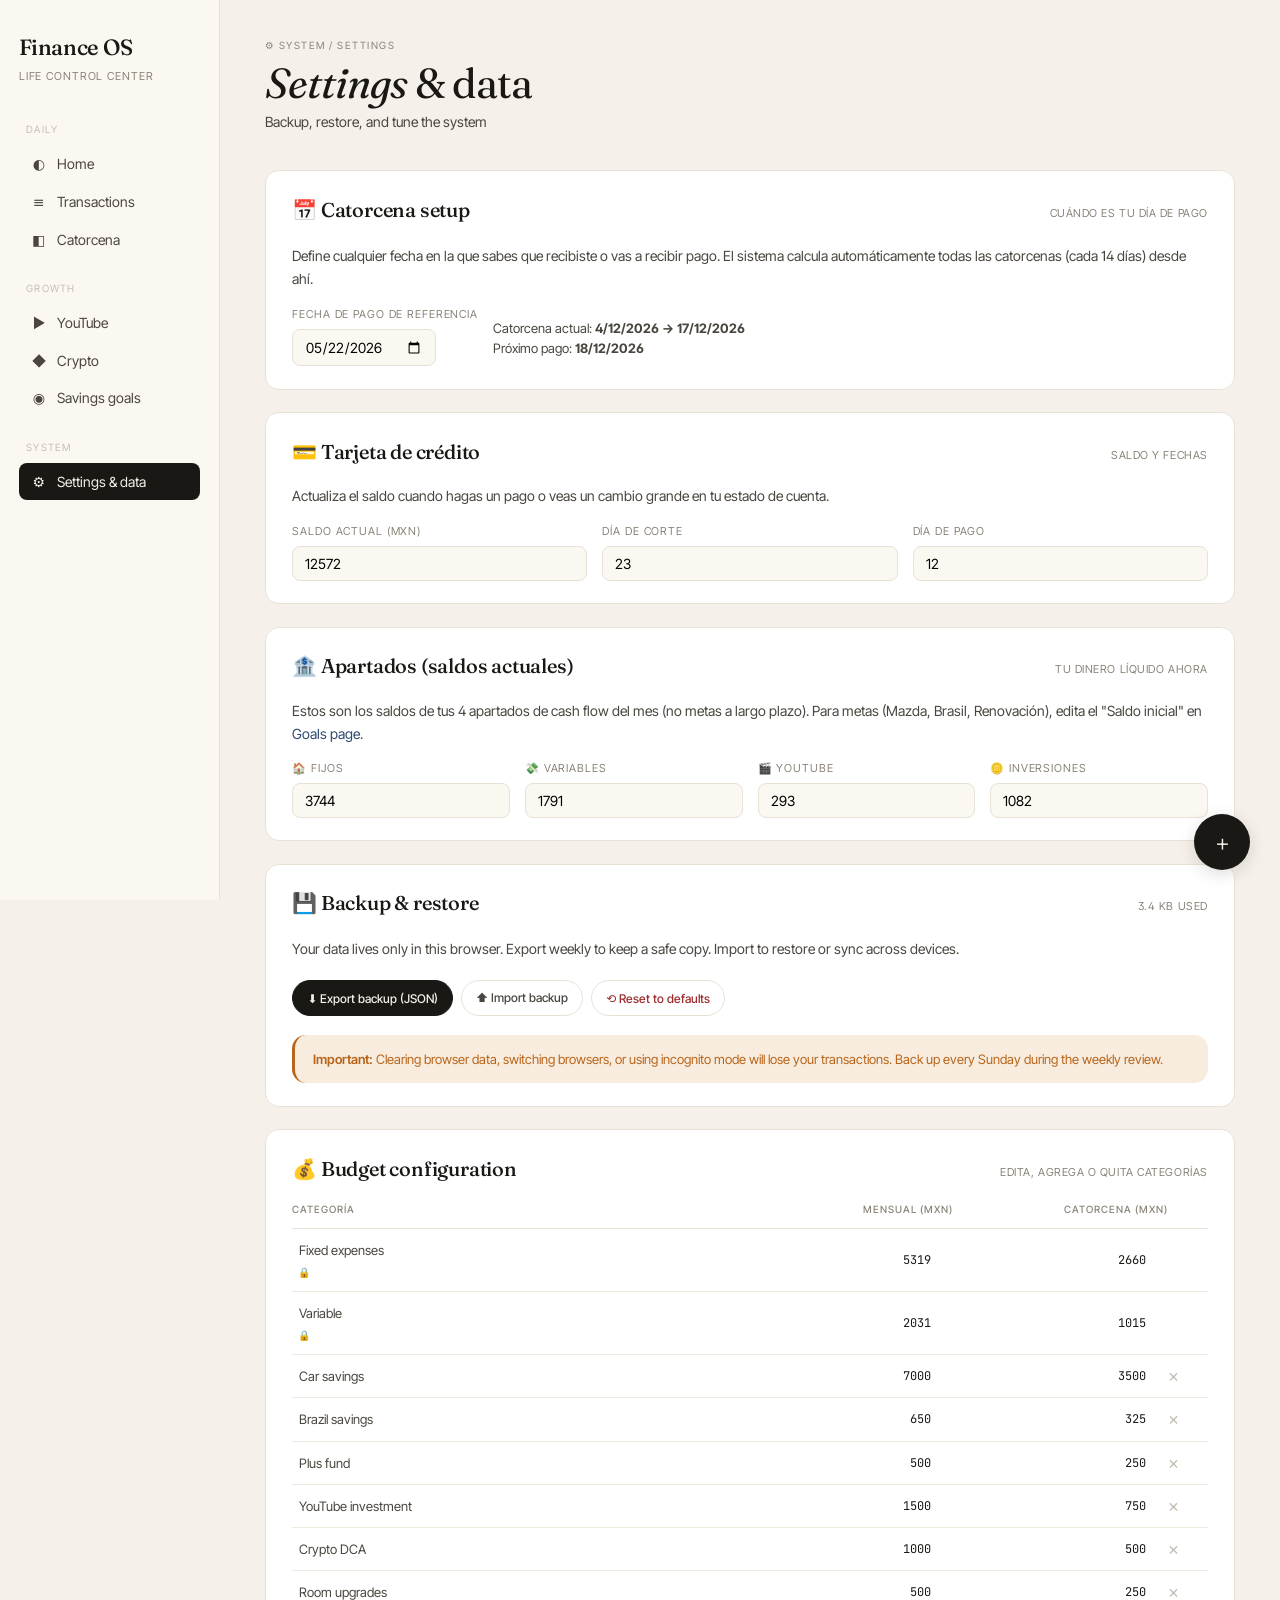
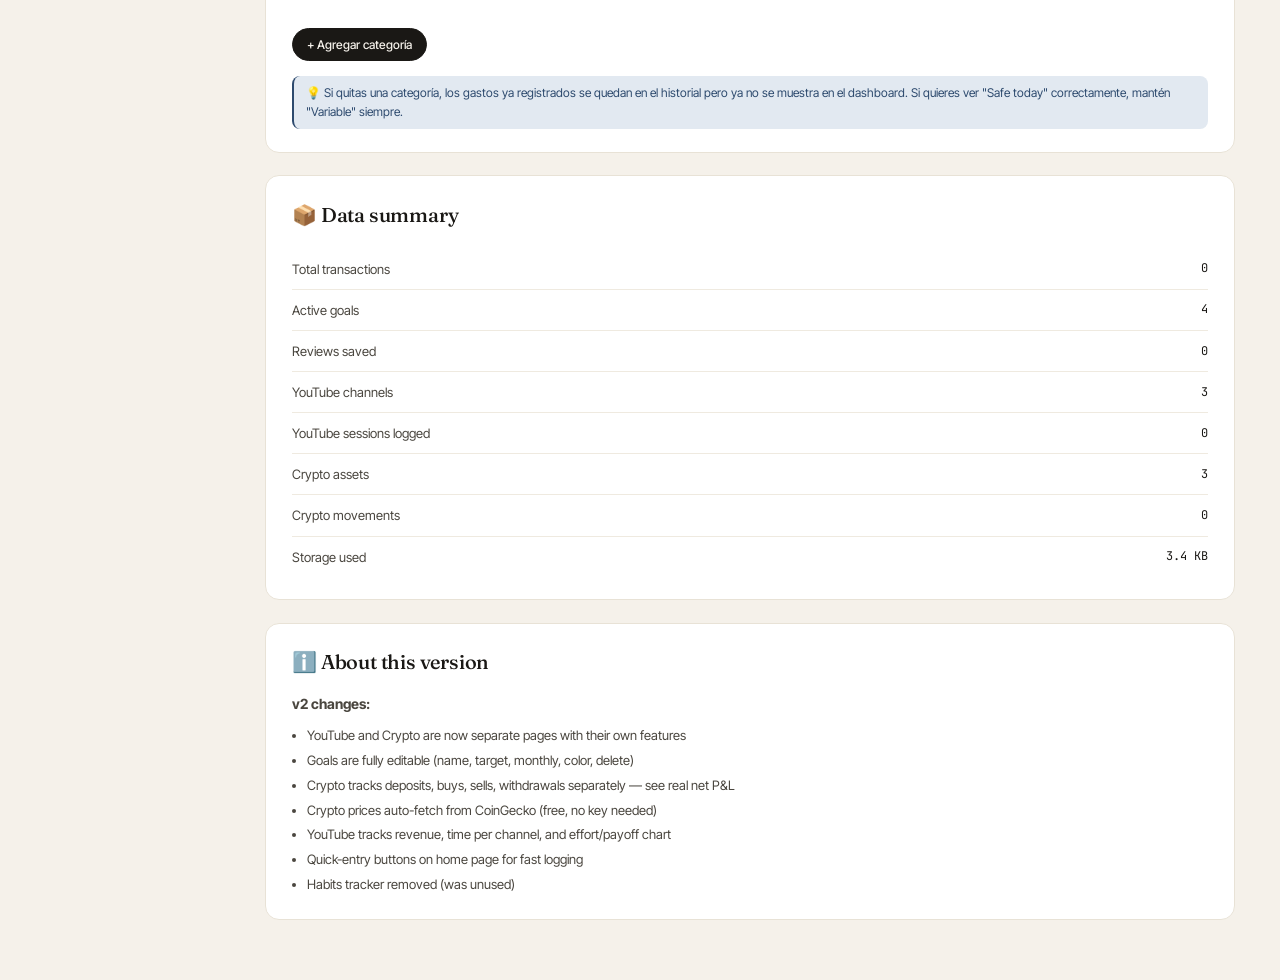
<file: settings.html>
<!DOCTYPE html>
<html lang="en">
<head>
  <meta charset="UTF-8">
  <meta name="viewport" content="width=device-width, initial-scale=1.0">
  <title>Finance OS — Settings</title>
  <link rel="stylesheet" href="style.css">
</head>
<body>
  <div class="app">
    <div id="sidebar"></div>
    <main class="main">
      <div id="content"></div>
    </main>
  </div>

  <script src="app.js"></script>
  <script>
    document.getElementById('sidebar').outerHTML = renderSidebar('settings');

    const sizeKB = (JSON.stringify(state).length / 1024).toFixed(1);

    // Migrate planned/catorcena to an editable list if not yet done
    if (!state.budgetCategories) {
      state.budgetCategories = [
        { id: 'fixed',    name: 'Fixed expenses',          monthly: state.planned.fixed     || 5319, biweekly: state.catorcena.fixed     || 2660, locked: true, key: 'fixed' },
        { id: 'variable', name: 'Variable',                monthly: state.planned.variable  || 2031, biweekly: state.catorcena.variable  || 1015, locked: true, key: 'variable' },
        { id: 'car',      name: 'Car savings',             monthly: state.planned.car       || 7000, biweekly: state.catorcena.car       || 3500, locked: false, key: 'car' },
        { id: 'brazil',   name: 'Brazil savings',          monthly: state.planned.brazil    || 650,  biweekly: state.catorcena.brazil    || 325,  locked: false, key: 'brazil' },
        { id: 'emergency',name: 'Plus fund',               monthly: state.planned.emergency || 500,  biweekly: state.catorcena.emergency || 250,  locked: false, key: 'emergency' },
        { id: 'youtube',  name: 'YouTube investment',      monthly: state.planned.youtube   || 1500, biweekly: state.catorcena.youtube   || 750,  locked: false, key: 'youtube' },
        { id: 'crypto',   name: 'Crypto DCA',              monthly: state.planned.crypto    || 1000, biweekly: state.catorcena.crypto    || 500,  locked: false, key: 'crypto' },
        { id: 'room',     name: 'Room upgrades',           monthly: state.planned.room      || 500,  biweekly: state.catorcena.room      || 250,  locked: false, key: 'room' },
      ];
      saveState();
    }

    // If migration ran with only 4 rows (bug from earlier version), patch it
    if (state.budgetCategories && state.budgetCategories.length < 8) {
      const existingIds = state.budgetCategories.map(b => b.id);
      const defaults = [
        { id: 'fixed',    name: 'Fixed expenses',     monthly: 5319, biweekly: 2660, locked: true,  key: 'fixed' },
        { id: 'variable', name: 'Variable',           monthly: 2031, biweekly: 1015, locked: true,  key: 'variable' },
        { id: 'car',      name: 'Car savings',        monthly: 7000, biweekly: 3500, locked: false, key: 'car' },
        { id: 'brazil',   name: 'Brazil savings',     monthly: 650,  biweekly: 325,  locked: false, key: 'brazil' },
        { id: 'emergency',name: 'Plus fund',          monthly: 500,  biweekly: 250,  locked: false, key: 'emergency' },
        { id: 'youtube',  name: 'YouTube investment', monthly: 1500, biweekly: 750,  locked: false, key: 'youtube' },
        { id: 'crypto',   name: 'Crypto DCA',         monthly: 1000, biweekly: 500,  locked: false, key: 'crypto' },
        { id: 'room',     name: 'Room upgrades',      monthly: 500,  biweekly: 250,  locked: false, key: 'room' },
      ];
      defaults.forEach(d => {
        if (!existingIds.includes(d.id)) {
          state.budgetCategories.push(d);
        }
      });
      saveState();
    }

    function getBudgetRows() {
      return state.budgetCategories.map(b => `
        <tr>
          <td class="cat">
            <input class="inline-edit" type="text" value="${b.name}" onchange="updateBudgetField('${b.id}', 'name', this.value)" style="width:100%;max-width:none;text-align:left;font-family:inherit;font-size:13px">
            ${b.locked ? '<span style="font-size:10px;color:var(--ink-mute);margin-left:6px" title="Esta categoría se usa para cálculos del sistema">🔒</span>' : ''}
          </td>
          <td class="num">
            <input class="inline-edit" type="number" value="${b.monthly}" onchange="updateBudgetField('${b.id}', 'monthly', this.value)" style="width:90px;text-align:right;font-family:var(--font-mono);font-size:12px">
          </td>
          <td class="num">
            <input class="inline-edit" type="number" value="${b.biweekly}" onchange="updateBudgetField('${b.id}', 'biweekly', this.value)" style="width:90px;text-align:right;font-family:var(--font-mono);font-size:12px">
          </td>
          <td>
            ${b.locked ? '' : `<button onclick="deleteBudgetCategory('${b.id}')" style="background:none;border:none;color:var(--ink-faint);font-size:18px;cursor:pointer" title="Quitar">×</button>`}
          </td>
        </tr>
      `).join('');
    }

    document.getElementById('content').innerHTML = `
      <div class="page-head fade-in">
        <div>
          <div class="eyebrow">⚙ System / Settings</div>
          <h1 class="page-title"><em>Settings</em> &amp; data</h1>
          <div class="page-sub">Backup, restore, and tune the system</div>
        </div>
      </div>

      <div class="card fade-in">
        <div class="card-head">
          <div class="card-title">📅 Catorcena setup</div>
          <div class="card-meta">Cuándo es tu día de pago</div>
        </div>
        <p style="font-size:14px;color:var(--ink-soft);line-height:1.7;margin-bottom:1rem">
          Define cualquier fecha en la que sabes que recibiste o vas a recibir pago. El sistema calcula automáticamente todas las catorcenas (cada 14 días) desde ahí.
        </p>
        <div style="display:flex;gap:1rem;align-items:end">
          <div>
            <label style="font-size:11px;color:var(--ink-mute);letter-spacing:0.08em;text-transform:uppercase;display:block;margin-bottom:6px">Fecha de pago de referencia</label>
            <input type="date" id="payday-anchor" value="${state.income.paydayAnchor}" onchange="updatePaydayAnchor(this.value)" style="padding:8px 12px;border:1px solid var(--line);border-radius:var(--radius-sm);background:var(--bg-elev);font-family:inherit;font-size:14px">
          </div>
          <div style="font-size:13px;color:var(--ink-soft);padding-bottom:8px">
            Catorcena actual: <strong>${currentCatorcena().start.toLocaleDateString('es-MX')} → ${currentCatorcena().end.toLocaleDateString('es-MX')}</strong><br>
            Próximo pago: <strong>${currentCatorcena().nextPayday.toLocaleDateString('es-MX')}</strong>
          </div>
        </div>
      </div>

      <div class="card fade-in">
        <div class="card-head">
          <div class="card-title">💳 Tarjeta de crédito</div>
          <div class="card-meta">Saldo y fechas</div>
        </div>
        <p style="font-size:14px;color:var(--ink-soft);line-height:1.6;margin-bottom:1rem">
          Actualiza el saldo cuando hagas un pago o veas un cambio grande en tu estado de cuenta.
        </p>
        <div style="display:grid;grid-template-columns:1fr 1fr 1fr;gap:1rem">
          <div>
            <label style="font-size:11px;color:var(--ink-mute);letter-spacing:0.08em;text-transform:uppercase;display:block;margin-bottom:6px">Saldo actual (MXN)</label>
            <input type="number" value="${(state.card && state.card.currentBalance) || 0}" onchange="updateCardField('currentBalance', this.value)" style="width:100%;padding:8px 12px;border:1px solid var(--line);border-radius:var(--radius-sm);background:var(--bg-elev);font-family:inherit;font-size:14px">
          </div>
          <div>
            <label style="font-size:11px;color:var(--ink-mute);letter-spacing:0.08em;text-transform:uppercase;display:block;margin-bottom:6px">Día de corte</label>
            <input type="number" min="1" max="31" value="${(state.card && state.card.cutDay) || 23}" onchange="updateCardField('cutDay', this.value)" style="width:100%;padding:8px 12px;border:1px solid var(--line);border-radius:var(--radius-sm);background:var(--bg-elev);font-family:inherit;font-size:14px">
          </div>
          <div>
            <label style="font-size:11px;color:var(--ink-mute);letter-spacing:0.08em;text-transform:uppercase;display:block;margin-bottom:6px">Día de pago</label>
            <input type="number" min="1" max="31" value="${(state.card && state.card.paymentDay) || 12}" onchange="updateCardField('paymentDay', this.value)" style="width:100%;padding:8px 12px;border:1px solid var(--line);border-radius:var(--radius-sm);background:var(--bg-elev);font-family:inherit;font-size:14px">
          </div>
        </div>
      </div>

      <div class="card fade-in">
        <div class="card-head">
          <div class="card-title">🏦 Apartados (saldos actuales)</div>
          <div class="card-meta">Tu dinero líquido ahora</div>
        </div>
        <p style="font-size:14px;color:var(--ink-soft);line-height:1.6;margin-bottom:1rem">
          Estos son los saldos de tus 4 apartados de cash flow del mes (no metas a largo plazo). Para metas (Mazda, Brasil, Renovación), edita el "Saldo inicial" en <a href="goals.html" style="color:var(--info)">Goals page</a>.
        </p>
        <div style="display:grid;grid-template-columns:repeat(4,1fr);gap:1rem">
          <div>
            <label style="font-size:11px;color:var(--ink-mute);letter-spacing:0.08em;text-transform:uppercase;display:block;margin-bottom:6px">🏠 Fijos</label>
            <input type="number" value="${(state.apartadoBalances && state.apartadoBalances.fijos) || 0}" onchange="updateApartadoBalance('fijos', this.value)" style="width:100%;padding:8px 12px;border:1px solid var(--line);border-radius:var(--radius-sm);background:var(--bg-elev);font-family:inherit;font-size:14px">
          </div>
          <div>
            <label style="font-size:11px;color:var(--ink-mute);letter-spacing:0.08em;text-transform:uppercase;display:block;margin-bottom:6px">💸 Variables</label>
            <input type="number" value="${(state.apartadoBalances && state.apartadoBalances.variable) || 0}" onchange="updateApartadoBalance('variable', this.value)" style="width:100%;padding:8px 12px;border:1px solid var(--line);border-radius:var(--radius-sm);background:var(--bg-elev);font-family:inherit;font-size:14px">
          </div>
          <div>
            <label style="font-size:11px;color:var(--ink-mute);letter-spacing:0.08em;text-transform:uppercase;display:block;margin-bottom:6px">🎬 YouTube</label>
            <input type="number" value="${(state.apartadoBalances && state.apartadoBalances.youtube) || 0}" onchange="updateApartadoBalance('youtube', this.value)" style="width:100%;padding:8px 12px;border:1px solid var(--line);border-radius:var(--radius-sm);background:var(--bg-elev);font-family:inherit;font-size:14px">
          </div>
          <div>
            <label style="font-size:11px;color:var(--ink-mute);letter-spacing:0.08em;text-transform:uppercase;display:block;margin-bottom:6px">🪙 Inversiones</label>
            <input type="number" value="${(state.apartadoBalances && state.apartadoBalances.inversiones) || 0}" onchange="updateApartadoBalance('inversiones', this.value)" style="width:100%;padding:8px 12px;border:1px solid var(--line);border-radius:var(--radius-sm);background:var(--bg-elev);font-family:inherit;font-size:14px">
          </div>
        </div>
      </div>

      <div class="card fade-in">
        <div class="card-head">
          <div class="card-title">💾 Backup &amp; restore</div>
          <div class="card-meta">${sizeKB} KB used</div>
        </div>
        <p style="font-size:14px;color:var(--ink-soft);line-height:1.7">
          Your data lives only in this browser. Export weekly to keep a safe copy. Import to restore or sync across devices.
        </p>
        <div class="btn-row">
          <button class="btn primary" onclick="exportData()">⬇ Export backup (JSON)</button>
          <label class="btn" style="cursor:pointer">
            ⬆ Import backup
            <input type="file" accept=".json" onchange="if(this.files[0])importData(this.files[0])" style="display:none">
          </label>
          <button class="btn" onclick="resetData()" style="color:var(--bad)">⟲ Reset to defaults</button>
        </div>
        <div class="insight warn" style="margin-top:1.25rem">
          <strong>Important:</strong> Clearing browser data, switching browsers, or using incognito mode will lose your transactions. Back up every Sunday during the weekly review.
        </div>
      </div>

      <div class="card fade-in">
        <div class="card-head">
          <div class="card-title">💰 Budget configuration</div>
          <div class="card-meta">Edita, agrega o quita categorías</div>
        </div>
        <table class="budget-table">
          <thead><tr><th>Categoría</th><th class="num">Mensual (MXN)</th><th class="num">Catorcena (MXN)</th><th style="width:40px"></th></tr></thead>
          <tbody id="budget-tbody">
            ${getBudgetRows()}
          </tbody>
        </table>
        <div class="btn-row" style="margin-top:1rem">
          <button class="btn primary" onclick="addBudgetCategory()">+ Agregar categoría</button>
        </div>
        <div class="smart-insight" style="margin-top:1rem">
          💡 Si quitas una categoría, los gastos ya registrados se quedan en el historial pero ya no se muestra en el dashboard. Si quieres ver "Safe today" correctamente, mantén "Variable" siempre.
        </div>
      </div>

      <div class="card fade-in">
        <div class="card-head"><div class="card-title">📦 Data summary</div></div>
        <table class="budget-table">
          <tr><td class="cat">Total transactions</td><td class="num">${state.transactions.length}</td></tr>
          <tr><td class="cat">Active goals</td><td class="num">${state.goals.length}</td></tr>
          <tr><td class="cat">Reviews saved</td><td class="num">${state.reviews.length}</td></tr>
          <tr><td class="cat">YouTube channels</td><td class="num">${state.youtube.channels.length}</td></tr>
          <tr><td class="cat">YouTube sessions logged</td><td class="num">${state.youtube.sessions.length}</td></tr>
          <tr><td class="cat">Crypto assets</td><td class="num">${state.crypto.assets.length}</td></tr>
          <tr><td class="cat">Crypto movements</td><td class="num">${state.crypto.movements.length}</td></tr>
          <tr><td class="cat">Storage used</td><td class="num">${sizeKB} KB</td></tr>
        </table>
      </div>

      <div class="card fade-in">
        <div class="card-title" style="margin-bottom:1rem">ℹ️ About this version</div>
        <p style="font-size:14px;color:var(--ink-soft);line-height:1.7">
          <strong>v2 changes:</strong>
        </p>
        <ul style="font-size:13px;color:var(--ink-soft);line-height:1.9;margin-left:1rem;margin-top:0.5rem">
          <li>YouTube and Crypto are now separate pages with their own features</li>
          <li>Goals are fully editable (name, target, monthly, color, delete)</li>
          <li>Crypto tracks deposits, buys, sells, withdrawals separately — see real net P&L</li>
          <li>Crypto prices auto-fetch from CoinGecko (free, no key needed)</li>
          <li>YouTube tracks revenue, time per channel, and effort/payoff chart</li>
          <li>Quick-entry buttons on home page for fast logging</li>
          <li>Habits tracker removed (was unused)</li>
        </ul>
      </div>
    `;

    function updateBudgetField(id, field, value) {
      const b = state.budgetCategories.find(x => x.id === id);
      if (!b) return;
      if (field === 'monthly' || field === 'biweekly') {
        const num = parseFloat(value) || 0;
        b[field] = num;
        // Sync to legacy state.planned/state.catorcena for locked categories
        if (b.locked && b.key) {
          if (field === 'monthly') state.planned[b.key] = num;
          if (field === 'biweekly') state.catorcena[b.key] = num;
        }
      } else {
        b[field] = value;
      }
      saveState();
    }

    function addBudgetCategory() {
      const name = prompt('Nombre de la categoría:');
      if (!name) return;
      const monthly = parseFloat(prompt('Monto mensual (MXN):') || '0') || 0;
      const biweekly = parseFloat(prompt('Monto por catorcena (MXN):') || '0') || Math.round(monthly / 2);
      state.budgetCategories.push({
        id: 'bc' + Date.now(),
        name,
        monthly,
        biweekly,
        locked: false,
      });
      saveState();
      location.reload();
    }

    function deleteBudgetCategory(id) {
      const b = state.budgetCategories.find(x => x.id === id);
      if (!b) return;
      if (b.locked) { alert('Esta categoría está bloqueada porque el sistema la usa para cálculos.'); return; }
      if (!confirm('Quitar "' + b.name + '" del presupuesto?\n\nLas transacciones registradas se quedan en el historial.')) return;
      state.budgetCategories = state.budgetCategories.filter(x => x.id !== id);
      saveState();
      location.reload();
    }

    function updatePaydayAnchor(val) {
      state.income.paydayAnchor = val;
      saveState();
      location.reload();
    }

    function updateCardField(field, value) {
      if (!state.card) state.card = { currentBalance: 0, cutDay: 23, paymentDay: 12 };
      state.card[field] = parseFloat(value) || 0;
      saveState();
    }

    function updateApartadoBalance(key, value) {
      if (!state.apartadoBalances) state.apartadoBalances = {};
      state.apartadoBalances[key] = parseFloat(value) || 0;
      saveState();
    }

    mountAddModal();
  </script>
</body>
</html>
</file>
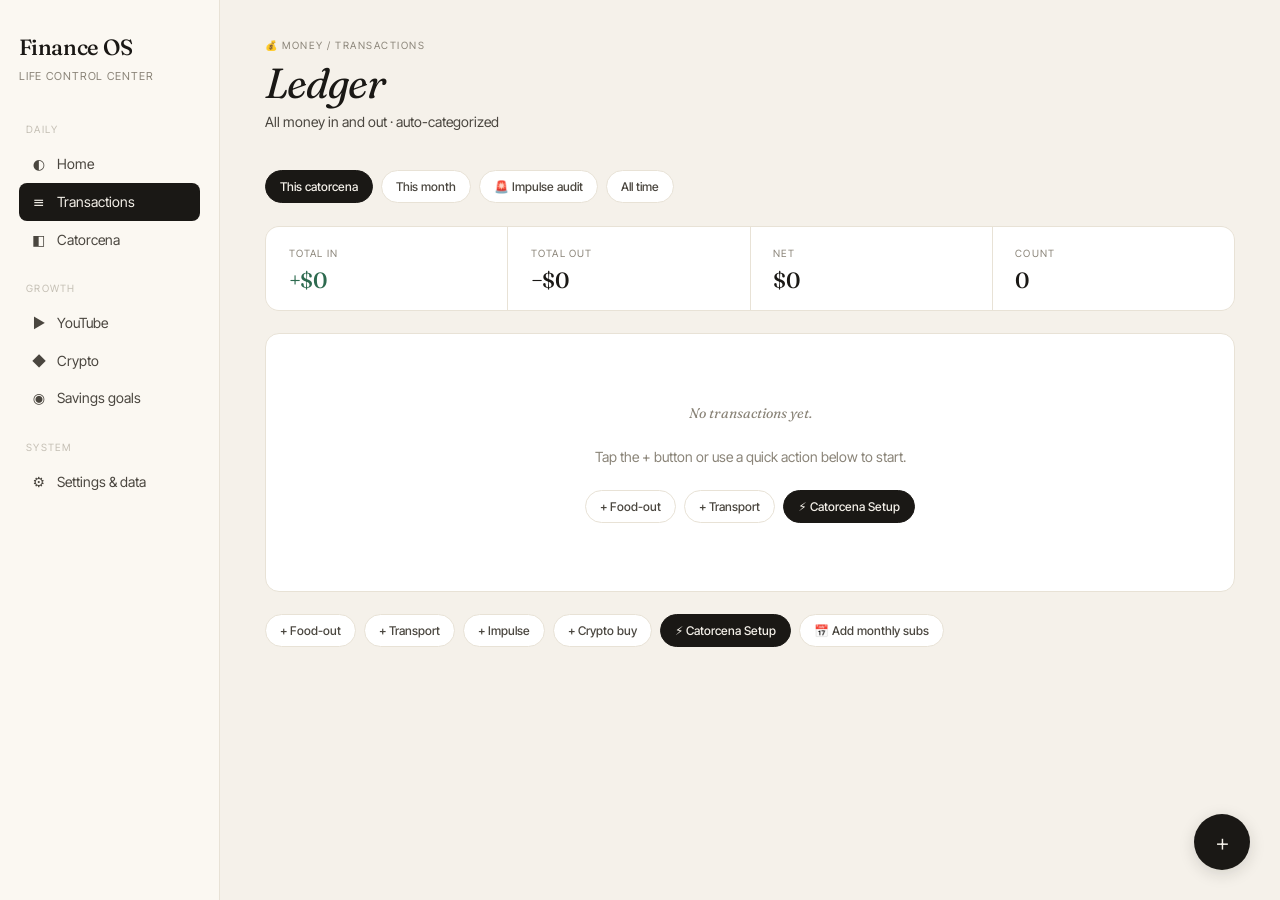
<file: transactions.html>
<!DOCTYPE html>
<html lang="en">
<head>
  <meta charset="UTF-8">
  <meta name="viewport" content="width=device-width, initial-scale=1.0">
  <title>Finance OS — Transactions</title>
  <link rel="stylesheet" href="style.css">
</head>
<body>
  <div class="app">
    <div id="sidebar"></div>
    <main class="main">
      <div id="content"></div>
    </main>
  </div>

  <script src="app.js"></script>
  <script>
    document.getElementById('sidebar').outerHTML = renderSidebar('txn');

    let filter = 'catorcena'; // 'catorcena' | 'month' | 'impulse' | 'all'

    function render() {
      const all = state.transactions;
      let list = all;
      if (filter === 'catorcena') list = txnsInCurrentCatorcena();
      if (filter === 'month') list = txnsInCurrentMonth();
      if (filter === 'impulse') list = all.filter(t => t.isImpulse);

      const total = list.filter(t => t.type !== 'Income').reduce((s, t) => s + t.amount, 0);
      const income = list.filter(t => t.type === 'Income').reduce((s, t) => s + t.amount, 0);

      document.getElementById('content').innerHTML = `
        <div class="page-head fade-in">
          <div>
            <div class="eyebrow">💰 Money / Transactions</div>
            <h1 class="page-title"><em>Ledger</em></h1>
            <div class="page-sub">All money in and out · auto-categorized</div>
          </div>
        </div>

        <div class="btn-row fade-in" style="margin-bottom:1.5rem;margin-top:0">
          <button class="btn ${filter==='catorcena'?'primary':''}" onclick="setFilter('catorcena')">This catorcena</button>
          <button class="btn ${filter==='month'?'primary':''}" onclick="setFilter('month')">This month</button>
          <button class="btn ${filter==='impulse'?'primary':''}" onclick="setFilter('impulse')">🚨 Impulse audit</button>
          <button class="btn ${filter==='all'?'primary':''}" onclick="setFilter('all')">All time</button>
        </div>

        <div class="stats-grid fade-in" style="margin-bottom:1.5rem">
          <div class="stat">
            <div class="label">Total in</div>
            <div class="value small" style="color:var(--good)">+${mxn(income)}</div>
          </div>
          <div class="stat">
            <div class="label">Total out</div>
            <div class="value small">−${mxn(total)}</div>
          </div>
          <div class="stat">
            <div class="label">Net</div>
            <div class="value small">${mxn(income - total)}</div>
          </div>
          <div class="stat">
            <div class="label">Count</div>
            <div class="value small">${list.length}</div>
          </div>
        </div>

        <div class="card fade-in">
          ${list.length === 0 ? `
            <div class="empty">
              <em>No transactions yet.</em><br><br>
              Tap the + button or use a quick action below to start.
              <div class="btn-row" style="justify-content:center;margin-top:1.5rem">
                <button class="btn" onclick="openAddModal({category:'Food-Out'})">+ Food-out</button>
                <button class="btn" onclick="openAddModal({category:'Transport'})">+ Transport</button>
                <button class="btn primary" onclick="runCatorcenaSetup()">⚡ Catorcena Setup</button>
              </div>
            </div>
          ` : list.map(t => `
            <div class="txn">
              <div class="date">${formatDate(t.date)}</div>
              <div class="name">${t.name}${t.isImpulse ? ' 🚨' : ''}</div>
              <div><span class="pill ${pillClass(t.category)}">${t.category}</span></div>
              <div class="amount ${t.type === 'Income' ? 'in' : ''}">
                ${t.type === 'Income' ? '+' : '−'}${mxn(t.amount)}
                <button onclick="deleteTxn(${t.id})" style="background:none;border:none;color:var(--ink-faint);font-size:14px;margin-left:8px;cursor:pointer" title="Delete">×</button>
              </div>
            </div>
          `).join('')}
        </div>

        <div class="btn-row fade-in">
          <button class="btn" onclick="openAddModal({category:'Food-Out'})">+ Food-out</button>
          <button class="btn" onclick="openAddModal({category:'Transport'})">+ Transport</button>
          <button class="btn" onclick="openAddModal({category:'Impulse',impulse:true})">+ Impulse</button>
          <button class="btn" onclick="openAddModal({category:'Crypto',type:'Investment'})">+ Crypto buy</button>
          <button class="btn primary" onclick="runCatorcenaSetup()">⚡ Catorcena Setup</button>
          <button class="btn" onclick="runSubscriptionsBlock()">📅 Add monthly subs</button>
        </div>
      `;

      mountAddModal();
    }

    function setFilter(f) { filter = f; render(); }

    function deleteTxn(id) {
      if (!confirm('Delete this transaction?')) return;
      state.transactions = state.transactions.filter(t => t.id !== id);
      saveState();
      render();
    }

    render();
  </script>
</body>
</html>
</file>
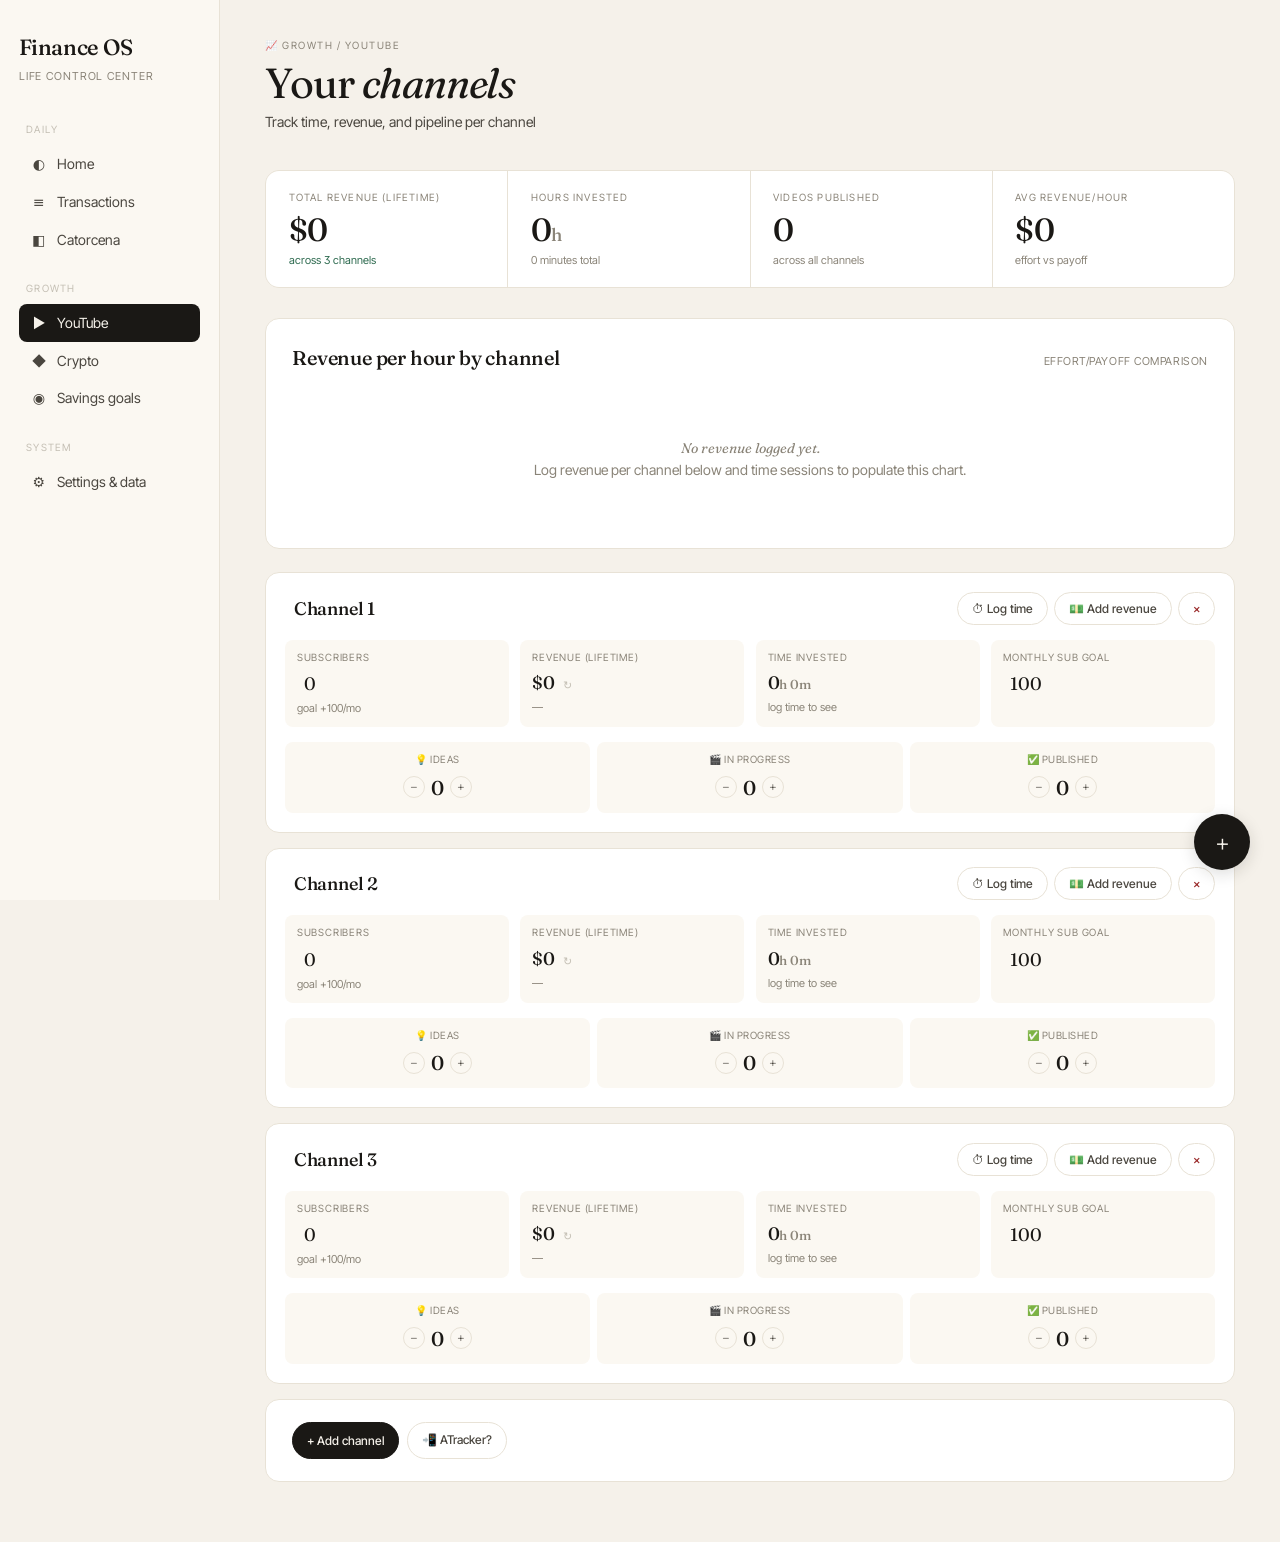
<file: youtube.html>
<!DOCTYPE html>
<html lang="en">
<head>
  <meta charset="UTF-8">
  <meta name="viewport" content="width=device-width, initial-scale=1.0">
  <title>Finance OS — YouTube</title>
  <link rel="stylesheet" href="style.css">
</head>
<body>
  <div class="app">
    <div id="sidebar"></div>
    <main class="main">
      <div id="content"></div>
    </main>
  </div>

  <script src="app.js"></script>
  <script>
    document.getElementById('sidebar').outerHTML = renderSidebar('yt');

    function render() {
      const stats = getYouTubeStats();
      const chartMax = Math.max(...stats.channels.map(c => c.revPerHour), 1);

      document.getElementById('content').innerHTML = `
        <div class="page-head fade-in">
          <div>
            <div class="eyebrow">📈 Growth / YouTube</div>
            <h1 class="page-title">Your <em>channels</em></h1>
            <div class="page-sub">Track time, revenue, and pipeline per channel</div>
          </div>
        </div>

        <div class="stats-grid fade-in" style="margin-bottom:2rem">
          <div class="stat">
            <div class="label">Total revenue (lifetime)</div>
            <div class="value">${mxn(stats.totalRevenue)}</div>
            <div class="delta good">across ${stats.channels.length} channels</div>
          </div>
          <div class="stat">
            <div class="label">Hours invested</div>
            <div class="value">${Math.round(stats.totalMinutes / 60)}<span style="font-size:18px;color:var(--ink-mute)">h</span></div>
            <div class="delta">${stats.totalMinutes} minutes total</div>
          </div>
          <div class="stat">
            <div class="label">Videos published</div>
            <div class="value">${stats.totalDone}</div>
            <div class="delta">across all channels</div>
          </div>
          <div class="stat">
            <div class="label">Avg revenue/hour</div>
            <div class="value">${mxn(stats.totalMinutes > 0 ? (stats.totalRevenue / (stats.totalMinutes / 60)) : 0)}</div>
            <div class="delta">effort vs payoff</div>
          </div>
        </div>

        <div class="card fade-in">
          <div class="card-head">
            <div class="card-title">Revenue per hour by channel</div>
            <div class="card-meta">Effort/payoff comparison</div>
          </div>
          ${stats.totalRevenue === 0 ? `
            <div class="empty"><em>No revenue logged yet.</em><br>Log revenue per channel below and time sessions to populate this chart.</div>
          ` : `
            <div class="bar-chart">
              ${stats.channels.filter(c => c.totalMinutes > 0 || c.revenue > 0).map(c => `
                <div class="bc-row">
                  <div class="bc-name">${c.name}</div>
                  <div class="bc-bar"><div class="bc-fill" style="width:${(c.revPerHour / chartMax) * 100}%"></div></div>
                  <div class="bc-value">${mxn(c.revPerHour)}/h</div>
                </div>
              `).join('')}
            </div>
            <div class="smart-insight" style="margin-top:1rem">
              💡 The channel with the highest bar earns you the most per hour invested. Consider doubling down there.
            </div>
          `}
        </div>

        ${stats.channels.map(c => `
          <div class="yt-channel fade-in">
            <div class="yt-channel-head">
              <input class="yt-channel-name" value="${c.name}" oninput="renameChannel('${c.id}', this.value)" placeholder="Channel name">
              <div style="display:flex;gap:6px">
                <button class="btn" onclick="logSession('${c.id}')">⏱ Log time</button>
                <button class="btn" onclick="logRevenue('${c.id}')">💵 Add revenue</button>
                <button class="btn" onclick="deleteChannel('${c.id}')" title="Delete channel" style="color:var(--bad)">×</button>
              </div>
            </div>

            <div class="yt-channel-stats">
              <div class="yt-stat">
                <div class="label">Subscribers</div>
                <div class="value"><input class="inline-edit" type="number" value="${c.subs}" oninput="updateSubs('${c.id}', this.value)" style="width:90px;text-align:left;font-family:var(--font-display);font-size:18px"></div>
                <div class="sub">goal +${c.monthlyGoal}/mo</div>
              </div>
              <div class="yt-stat">
                <div class="label">Revenue (lifetime)</div>
                <div class="value">${mxn(c.revenue || 0)} <button onclick="resetChannelRevenue('${c.id}')" style="background:none;border:none;color:var(--ink-faint);font-size:11px;cursor:pointer;margin-left:4px" title="Reset to 0">↻</button></div>
                <div class="sub">${c.pipeline.done > 0 ? mxn(c.revPerVideo) + '/video' : '—'}</div>
              </div>
              <div class="yt-stat">
                <div class="label">Time invested</div>
                <div class="value">${Math.round(c.totalMinutes / 60)}<span style="font-size:13px;color:var(--ink-mute)">h ${c.totalMinutes % 60}m</span></div>
                <div class="sub">${c.totalMinutes > 0 ? mxn(c.revPerHour) + '/hour' : 'log time to see'}</div>
              </div>
              <div class="yt-stat">
                <div class="label">Monthly sub goal</div>
                <div class="value"><input class="inline-edit" type="number" value="${c.monthlyGoal}" oninput="updateGoal('${c.id}', this.value)" style="width:60px;text-align:left;font-family:var(--font-display);font-size:18px"></div>
              </div>
            </div>

            <div class="yt-pipeline">
              <div class="yt-pipeline-step">
                <div class="label">💡 Ideas</div>
                <div class="count">
                  <button onclick="pipelineAdjust('${c.id}','ideas',-1)">−</button>
                  <span>${c.pipeline.ideas}</span>
                  <button onclick="pipelineAdjust('${c.id}','ideas',1)">+</button>
                </div>
              </div>
              <div class="yt-pipeline-step">
                <div class="label">🎬 In progress</div>
                <div class="count">
                  <button onclick="pipelineAdjust('${c.id}','progress',-1)">−</button>
                  <span>${c.pipeline.progress}</span>
                  <button onclick="pipelineAdjust('${c.id}','progress',1)">+</button>
                </div>
              </div>
              <div class="yt-pipeline-step">
                <div class="label">✅ Published</div>
                <div class="count">
                  <button onclick="pipelineAdjust('${c.id}','done',-1)">−</button>
                  <span>${c.pipeline.done}</span>
                  <button onclick="pipelineAdjust('${c.id}','done',1)">+</button>
                </div>
              </div>
            </div>

            ${state.youtube.sessions.filter(s => s.channelId === c.id).length > 0 ? `
              <div class="session-log">
                <div class="card-meta" style="margin-bottom:0.5rem">Recent sessions</div>
                ${state.youtube.sessions.filter(s => s.channelId === c.id).slice(0, 3).map(sess => `
                  <div class="session-row">
                    <span>${formatDate(sess.date)} · ${sess.note || 'session'}</span>
                    <span>${Math.floor(sess.minutes/60)}h ${sess.minutes%60}m</span>
                  </div>
                `).join('')}
              </div>
            ` : ''}
          </div>
        `).join('')}

        <div class="card fade-in">
          <div class="btn-row" style="margin:0">
            <button class="btn primary" onclick="addChannel()">+ Add channel</button>
            <a href="#" class="btn" onclick="alert('ATracker has no public API. Use the manual ⏱ Log time button on each channel. CSV import coming if you want it.'); return false">📲 ATracker?</a>
          </div>
        </div>
      `;

      mountAddModal();
    }

    function renameChannel(id, name) {
      const c = state.youtube.channels.find(x => x.id === id);
      if (c) { c.name = name; saveState(); }
    }

    function updateSubs(id, val) {
      const c = state.youtube.channels.find(x => x.id === id);
      if (c) { c.subs = parseInt(val) || 0; saveState(); }
    }

    function updateGoal(id, val) {
      const c = state.youtube.channels.find(x => x.id === id);
      if (c) { c.monthlyGoal = parseInt(val) || 0; saveState(); }
    }

    function pipelineAdjust(channelId, stage, delta) {
      if (!state.youtube.pipeline[channelId]) state.youtube.pipeline[channelId] = { ideas: 0, progress: 0, done: 0 };
      state.youtube.pipeline[channelId][stage] = Math.max(0, state.youtube.pipeline[channelId][stage] + delta);
      saveState();
      render();
    }

    function logSession(channelId) {
      const hours = prompt('Hours spent? (e.g., 1.5)');
      if (!hours) return;
      const h = parseFloat(hours);
      if (isNaN(h) || h <= 0) { alert('Invalid number'); return; }
      const note = prompt('Note (optional, e.g., "edited intro"):') || '';
      state.youtube.sessions.unshift({
        id: Date.now(),
        channelId,
        date: todayISO(),
        minutes: Math.round(h * 60),
        note,
      });
      saveState();
      render();
    }

    function logRevenue(channelId) {
      let c = state.youtube.channels.find(x => x.id === channelId);

      // Defensive: if channel ID doesn't match (old cached data),
      // ask the user which channel and let them continue without error
      if (!c) {
        const names = state.youtube.channels.map((ch, i) => `${i + 1}. ${ch.name}`).join('\n');
        const pick = prompt('No encontré ese canal (tienes data vieja).\nElige el número del canal:\n\n' + names);
        if (!pick) return;
        const idx = parseInt(pick) - 1;
        if (isNaN(idx) || idx < 0 || idx >= state.youtube.channels.length) {
          alert('Selección inválida. Tip: ve a Settings → Reset to defaults para limpiar data vieja.');
          return;
        }
        c = state.youtube.channels[idx];
      }

      const input = prompt('Cuánto ganaste con "' + c.name + '"? (MXN)');
      if (input === null) return;
      const amount = parseFloat(input);
      if (isNaN(amount) || amount <= 0) {
        alert('Monto inválido. Pon un número mayor que 0.');
        return;
      }

      if (typeof c.revenue !== 'number' || isNaN(c.revenue)) c.revenue = 0;
      c.revenue += amount;

      state.transactions.unshift({
        id: Date.now() + Math.random(),
        name: 'YouTube revenue: ' + c.name,
        amount: amount,
        category: 'Income-YouTube',
        type: 'Income',
        date: todayISO(),
        isImpulse: false,
      });

      saveState();
      render();
      alert('✓ Agregado ' + mxn(amount) + ' a ' + c.name + '\nLifetime total: ' + mxn(c.revenue));
    }

    function resetChannelRevenue(channelId) {
      const c = state.youtube.channels.find(x => x.id === channelId);
      if (!c) return;
      if (!confirm('Resetear lifetime revenue de "' + c.name + '" a $0?\n\nLas transacciones de income individuales se quedan en historial.')) return;
      c.revenue = 0;
      saveState();
      render();
    }

    function addChannel() {
      const name = prompt('Channel name:');
      if (!name) return;
      const id = 'c' + Date.now();
      state.youtube.channels.push({ id, name, subs: 0, monthlyGoal: 100, revenue: 0 });
      state.youtube.pipeline[id] = { ideas: 0, progress: 0, done: 0 };
      saveState();
      render();
    }

    function deleteChannel(id) {
      const c = state.youtube.channels.find(x => x.id === id);
      if (!c) return;
      if (!confirm('Delete channel "' + c.name + '"? Its sessions and pipeline will also be removed.')) return;
      state.youtube.channels = state.youtube.channels.filter(x => x.id !== id);
      state.youtube.sessions = state.youtube.sessions.filter(s => s.channelId !== id);
      delete state.youtube.pipeline[id];
      saveState();
      render();
    }

    render();
  </script>
</body>
</html>
</file>
<file: style.css>
/* ============================================
   FINANCE OS — Refined Minimalist Dashboard
   ============================================ */

@import url('https://fonts.googleapis.com/css2?family=Fraunces:opsz,wght@9..144,400;9..144,500;9..144,600&family=Inter+Tight:wght@300;400;500;600&family=JetBrains+Mono:wght@400;500&display=swap');

:root {
  /* Palette — warm cream + ink + soft semantic accents */
  --bg: #F5F1EA;
  --bg-elev: #FBF8F2;
  --bg-card: #FFFFFF;
  --ink: #1A1815;
  --ink-soft: #4A463F;
  --ink-mute: #8A8478;
  --ink-faint: #C4BFB4;
  --line: #E8E2D6;
  --line-soft: #EFEAE0;

  /* Semantic */
  --good: #2D6A4F;
  --good-bg: #E6EFE9;
  --warn: #B8651A;
  --warn-bg: #F7ECDE;
  --bad: #9B2C2C;
  --bad-bg: #F5E1DD;
  --info: #2D4A6E;
  --info-bg: #E2E9F1;

  /* Goal accents */
  --car: #4A3B7C;
  --brazil: #2D6A4F;
  --emergency: #B8651A;
  --room: #A0522D;

  /* Typography */
  --font-display: 'Fraunces', Georgia, serif;
  --font-body: 'Inter Tight', system-ui, sans-serif;
  --font-mono: 'JetBrains Mono', monospace;

  /* Spacing */
  --radius: 14px;
  --radius-sm: 8px;
  --radius-pill: 999px;
}

* { box-sizing: border-box; margin: 0; padding: 0; }

html, body {
  background: var(--bg);
  color: var(--ink);
  font-family: var(--font-body);
  font-size: 15px;
  line-height: 1.55;
  -webkit-font-smoothing: antialiased;
  font-feature-settings: 'ss01', 'cv01';
}

a { color: inherit; text-decoration: none; }
button { font-family: inherit; cursor: pointer; border: none; background: none; color: inherit; }

/* ============================================
   LAYOUT
   ============================================ */

.app {
  min-height: 100vh;
  display: grid;
  grid-template-columns: 220px 1fr;
}

.sidebar {
  background: var(--bg-elev);
  border-right: 1px solid var(--line);
  padding: 2rem 1.25rem;
  position: sticky;
  top: 0;
  height: 100vh;
  overflow-y: auto;
}

.brand {
  font-family: var(--font-display);
  font-size: 22px;
  font-weight: 500;
  letter-spacing: -0.02em;
  margin-bottom: 0.25rem;
}

.brand-sub {
  font-size: 11px;
  color: var(--ink-mute);
  letter-spacing: 0.08em;
  text-transform: uppercase;
  margin-bottom: 2.5rem;
}

.nav-section {
  font-size: 10px;
  letter-spacing: 0.12em;
  text-transform: uppercase;
  color: var(--ink-faint);
  margin: 1.5rem 0 0.5rem;
  padding: 0 0.5rem;
}

.nav-item {
  display: flex;
  align-items: center;
  gap: 10px;
  padding: 8px 12px;
  border-radius: var(--radius-sm);
  font-size: 14px;
  color: var(--ink-soft);
  transition: background 0.15s;
  cursor: pointer;
}

.nav-item:hover { background: var(--line-soft); }
.nav-item.active { background: var(--ink); color: var(--bg); }
.nav-item .ico { font-size: 14px; width: 16px; text-align: center; }

.main {
  padding: 2.5rem 3rem;
  max-width: 1200px;
}

@media (max-width: 768px) {
  .app { grid-template-columns: 1fr; }
  .sidebar {
    position: relative;
    height: auto;
    border-right: none;
    border-bottom: 1px solid var(--line);
    padding: 1rem;
  }
  .main { padding: 1.5rem 1rem; }
  .sidebar nav { display: none; }
}

/* ============================================
   HEADER
   ============================================ */

.page-head {
  margin-bottom: 2.5rem;
  display: flex;
  justify-content: space-between;
  align-items: flex-end;
  gap: 2rem;
  flex-wrap: wrap;
}

.eyebrow {
  font-size: 10px;
  letter-spacing: 0.15em;
  text-transform: uppercase;
  color: var(--ink-mute);
  margin-bottom: 8px;
}

h1.page-title {
  font-family: var(--font-display);
  font-size: 42px;
  font-weight: 400;
  letter-spacing: -0.025em;
  line-height: 1.05;
  margin-bottom: 6px;
}

h1.page-title em {
  font-style: italic;
  font-weight: 400;
}

.page-sub {
  font-size: 14px;
  color: var(--ink-soft);
}

.health-badge {
  text-align: right;
}

.health-badge .label {
  font-size: 10px;
  letter-spacing: 0.12em;
  text-transform: uppercase;
  color: var(--ink-mute);
  margin-bottom: 4px;
}

.health-badge .value {
  font-family: var(--font-display);
  font-size: 36px;
  font-weight: 500;
  letter-spacing: -0.02em;
  line-height: 1;
}

.health-badge .status {
  font-size: 12px;
  margin-top: 4px;
  color: var(--good);
  font-weight: 500;
}

/* ============================================
   STAT CARDS
   ============================================ */

.stats-grid {
  display: grid;
  grid-template-columns: repeat(4, 1fr);
  gap: 1px;
  background: var(--line);
  border: 1px solid var(--line);
  border-radius: var(--radius);
  overflow: hidden;
  margin-bottom: 2rem;
}

@media (max-width: 768px) {
  .stats-grid { grid-template-columns: repeat(2, 1fr); }
}

.stat {
  background: var(--bg-card);
  padding: 1.25rem 1.5rem;
}

.stat .label {
  font-size: 10px;
  letter-spacing: 0.12em;
  text-transform: uppercase;
  color: var(--ink-mute);
  margin-bottom: 8px;
}

.stat .value {
  font-family: var(--font-display);
  font-size: 32px;
  font-weight: 500;
  letter-spacing: -0.02em;
  line-height: 1;
}

.stat .value.small { font-size: 22px; }

.stat .delta {
  font-size: 11px;
  color: var(--ink-mute);
  margin-top: 6px;
}

.stat .delta.good { color: var(--good); }
.stat .delta.warn { color: var(--warn); }
.stat .delta.bad  { color: var(--bad); }

/* ============================================
   CARDS
   ============================================ */

.card {
  background: var(--bg-card);
  border: 1px solid var(--line);
  border-radius: var(--radius);
  padding: 1.5rem 1.75rem;
  margin-bottom: 1.5rem;
}

.card-head {
  display: flex;
  justify-content: space-between;
  align-items: baseline;
  margin-bottom: 1.25rem;
}

.card-title {
  font-family: var(--font-display);
  font-size: 20px;
  font-weight: 500;
  letter-spacing: -0.01em;
}

.card-meta {
  font-size: 11px;
  color: var(--ink-mute);
  letter-spacing: 0.05em;
  text-transform: uppercase;
}

.grid-2 {
  display: grid;
  grid-template-columns: 1fr 1fr;
  gap: 1.5rem;
}

.grid-2 .card { margin-bottom: 0; }

@media (max-width: 768px) {
  .grid-2 { grid-template-columns: 1fr; }
}

/* ============================================
   PROGRESS BARS
   ============================================ */

.goal {
  margin-bottom: 1.25rem;
}

.goal:last-child { margin-bottom: 0; }

.goal-head {
  display: flex;
  justify-content: space-between;
  align-items: baseline;
  font-size: 14px;
  margin-bottom: 8px;
}

.goal-name {
  font-weight: 500;
}

.goal-numbers {
  font-family: var(--font-mono);
  font-size: 12px;
  color: var(--ink-mute);
}

.bar {
  height: 6px;
  background: var(--line-soft);
  border-radius: var(--radius-pill);
  overflow: hidden;
  position: relative;
}

.bar-fill {
  height: 100%;
  border-radius: var(--radius-pill);
  transition: width 0.4s ease;
}

.bar-fill.car      { background: var(--car); }
.bar-fill.brazil   { background: var(--brazil); }
.bar-fill.emergency{ background: var(--emergency); }
.bar-fill.room     { background: var(--room); }

.goal-foot {
  font-size: 11px;
  color: var(--ink-mute);
  margin-top: 6px;
  display: flex;
  justify-content: space-between;
}

.goal-foot .pace { font-weight: 500; }
.goal-foot .pace.on  { color: var(--good); }
.goal-foot .pace.off { color: var(--warn); }

/* ============================================
   BUDGET TABLE
   ============================================ */

.budget-table {
  width: 100%;
  border-collapse: collapse;
  font-size: 13px;
}

.budget-table th {
  font-size: 10px;
  letter-spacing: 0.1em;
  text-transform: uppercase;
  color: var(--ink-mute);
  font-weight: 500;
  text-align: left;
  padding: 0 0 10px;
  border-bottom: 1px solid var(--line);
}

.budget-table th.num { text-align: right; }

.budget-table td {
  padding: 10px 0;
  border-bottom: 1px solid var(--line-soft);
}

.budget-table tr:last-child td { border-bottom: none; }

.budget-table td.num {
  text-align: right;
  font-family: var(--font-mono);
  font-size: 12px;
}

.budget-table td.cat { color: var(--ink-soft); }

.budget-table .mini-bar {
  display: inline-block;
  width: 80px;
  height: 4px;
  background: var(--line-soft);
  border-radius: var(--radius-pill);
  overflow: hidden;
  vertical-align: middle;
  margin-right: 8px;
}

.budget-table .mini-bar div {
  height: 100%;
  background: var(--ink);
  border-radius: var(--radius-pill);
}

.budget-table .mini-bar div.warn { background: var(--warn); }
.budget-table .mini-bar div.bad  { background: var(--bad); }
.budget-table .mini-bar div.done { background: var(--good); }

.budget-table tfoot td {
  padding-top: 14px;
  font-weight: 500;
  border-top: 1px solid var(--line);
  border-bottom: none;
}

/* ============================================
   TRANSACTIONS
   ============================================ */

.txn-list { font-size: 13px; }

.txn {
  display: grid;
  grid-template-columns: 70px 1fr auto auto;
  gap: 1rem;
  padding: 12px 0;
  border-bottom: 1px solid var(--line-soft);
  align-items: center;
}

.txn:last-child { border-bottom: none; }

.txn .date { color: var(--ink-mute); font-size: 12px; }
.txn .name { font-weight: 400; }
.txn .amount {
  font-family: var(--font-mono);
  font-size: 13px;
  font-weight: 500;
  text-align: right;
  min-width: 80px;
}

.txn .amount.in { color: var(--good); }

.pill {
  display: inline-block;
  padding: 2px 9px;
  border-radius: var(--radius-pill);
  font-size: 10px;
  font-weight: 500;
  letter-spacing: 0.03em;
}

.pill-food     { background: #F5E1DD; color: #7A2E2E; }
.pill-transport{ background: #E2E9F1; color: #2D4A6E; }
.pill-crypto   { background: #F7ECDE; color: #7A4E1A; }
.pill-impulse  { background: #F5DDE2; color: #7A2E48; }
.pill-car      { background: #E5E1F1; color: #3A2E66; }
.pill-brazil   { background: #DCE9E1; color: #2D5A3F; }
.pill-emergency{ background: #F7E5D2; color: #8A4E16; }
.pill-room     { background: #F0E0D5; color: #6A3A20; }
.pill-fixed    { background: var(--line-soft); color: var(--ink-soft); }
.pill-income   { background: #DCE9E1; color: #2D5A3F; }
.pill-youtube  { background: #F1DDE0; color: #7A2E3A; }

/* ============================================
   BUTTONS
   ============================================ */

.btn-row {
  display: flex;
  gap: 8px;
  margin-top: 1.25rem;
  flex-wrap: wrap;
}

.btn {
  font-size: 12px;
  padding: 8px 14px;
  border: 1px solid var(--line);
  border-radius: var(--radius-pill);
  background: var(--bg-card);
  color: var(--ink-soft);
  transition: all 0.15s;
  font-weight: 500;
}

.btn:hover {
  border-color: var(--ink-mute);
  color: var(--ink);
}

.btn.primary {
  background: var(--ink);
  color: var(--bg);
  border-color: var(--ink);
}

.btn.primary:hover {
  background: var(--ink-soft);
}

.btn-add {
  position: fixed;
  bottom: 2rem;
  right: 2rem;
  width: 56px;
  height: 56px;
  border-radius: 50%;
  background: var(--ink);
  color: var(--bg);
  font-size: 24px;
  font-weight: 300;
  display: flex;
  align-items: center;
  justify-content: center;
  box-shadow: 0 4px 16px rgba(26,24,21,0.15);
  z-index: 100;
  transition: transform 0.15s;
}

.btn-add:hover { transform: scale(1.05); }

/* ============================================
   INSIGHT CALLOUT
   ============================================ */

.insight {
  background: var(--info-bg);
  border-radius: var(--radius);
  padding: 14px 18px;
  margin-top: 1rem;
  font-size: 13px;
  color: var(--info);
  border-left: 3px solid var(--info);
}

.insight strong { font-weight: 600; }

.insight.warn { background: var(--warn-bg); color: var(--warn); border-color: var(--warn); }
.insight.good { background: var(--good-bg); color: var(--good); border-color: var(--good); }

/* ============================================
   MODAL (transaction add)
   ============================================ */

.modal-bg {
  position: fixed;
  inset: 0;
  background: rgba(26,24,21,0.45);
  display: none;
  align-items: center;
  justify-content: center;
  z-index: 200;
  padding: 1rem;
}

.modal-bg.open { display: flex; }

.modal {
  background: var(--bg-card);
  border-radius: var(--radius);
  padding: 2rem;
  width: 100%;
  max-width: 420px;
  box-shadow: 0 8px 32px rgba(0,0,0,0.12);
}

.modal h2 {
  font-family: var(--font-display);
  font-size: 22px;
  font-weight: 500;
  margin-bottom: 1.25rem;
}

.modal-field {
  margin-bottom: 1rem;
}

.modal-field label {
  display: block;
  font-size: 11px;
  letter-spacing: 0.08em;
  text-transform: uppercase;
  color: var(--ink-mute);
  margin-bottom: 6px;
}

.modal-field input,
.modal-field select {
  width: 100%;
  padding: 10px 12px;
  font-family: inherit;
  font-size: 14px;
  border: 1px solid var(--line);
  border-radius: var(--radius-sm);
  background: var(--bg-elev);
  color: var(--ink);
}

.modal-field input:focus,
.modal-field select:focus {
  outline: none;
  border-color: var(--ink);
}

.modal-actions {
  display: flex;
  gap: 8px;
  margin-top: 1.5rem;
  justify-content: flex-end;
}

.modal-checkbox {
  display: flex;
  align-items: center;
  gap: 8px;
  font-size: 13px;
  color: var(--ink-soft);
  margin-top: 1rem;
}

.modal-checkbox input {
  width: auto;
}

/* ============================================
   GROWTH PAGE
   ============================================ */

.growth-grid {
  display: grid;
  grid-template-columns: 1fr 1fr;
  gap: 1rem;
  margin-bottom: 1rem;
}

@media (max-width: 768px) {
  .growth-grid { grid-template-columns: 1fr; }
}

.growth-card {
  background: var(--bg-elev);
  border-radius: var(--radius-sm);
  padding: 1rem 1.25rem;
}

.growth-card .label {
  font-size: 11px;
  color: var(--ink-mute);
  letter-spacing: 0.05em;
  text-transform: uppercase;
  margin-bottom: 6px;
}

.growth-card .number {
  font-family: var(--font-display);
  font-size: 30px;
  font-weight: 500;
  letter-spacing: -0.02em;
  line-height: 1;
}

.growth-card .change {
  font-size: 12px;
  color: var(--good);
  margin-top: 6px;
}

.pipeline {
  display: grid;
  grid-template-columns: repeat(5, 1fr);
  gap: 6px;
  margin-top: 0.5rem;
}

.pipeline-step {
  background: var(--bg-elev);
  border-radius: var(--radius-sm);
  padding: 10px;
  text-align: center;
}

.pipeline-step .step-label {
  font-size: 10px;
  color: var(--ink-mute);
  letter-spacing: 0.05em;
  text-transform: uppercase;
}

.pipeline-step .step-count {
  font-family: var(--font-display);
  font-size: 20px;
  font-weight: 500;
  margin-top: 4px;
}

/* ============================================
   REVIEW PAGE
   ============================================ */

.review-snapshot {
  display: grid;
  grid-template-columns: repeat(4, 1fr);
  gap: 8px;
  margin-bottom: 1rem;
}

@media (max-width: 768px) {
  .review-snapshot { grid-template-columns: repeat(2, 1fr); }
}

.snap {
  background: var(--bg-elev);
  border-radius: var(--radius-sm);
  padding: 12px 14px;
}

.snap .label {
  font-size: 10px;
  color: var(--ink-mute);
  letter-spacing: 0.08em;
  text-transform: uppercase;
}

.snap .value {
  font-family: var(--font-display);
  font-size: 22px;
  font-weight: 500;
  margin-top: 4px;
  letter-spacing: -0.01em;
}

textarea.review-input {
  width: 100%;
  min-height: 80px;
  padding: 12px;
  border: 1px solid var(--line);
  border-radius: var(--radius-sm);
  background: var(--bg-elev);
  font-family: inherit;
  font-size: 14px;
  color: var(--ink);
  resize: vertical;
}

textarea.review-input:focus { outline: none; border-color: var(--ink); }

/* ============================================
   ANIMATIONS
   ============================================ */

@keyframes fadeUp {
  from { opacity: 0; transform: translateY(8px); }
  to { opacity: 1; transform: translateY(0); }
}

.fade-in {
  animation: fadeUp 0.4s ease both;
}

.fade-in:nth-child(2) { animation-delay: 0.05s; }
.fade-in:nth-child(3) { animation-delay: 0.1s; }
.fade-in:nth-child(4) { animation-delay: 0.15s; }
.fade-in:nth-child(5) { animation-delay: 0.2s; }

/* ============================================
   HABITS
   ============================================ */

.habit-row {
  display: flex;
  justify-content: space-between;
  align-items: center;
  padding: 8px 0;
  font-size: 14px;
  border-bottom: 1px solid var(--line-soft);
}

.habit-row:last-child { border-bottom: none; }

.habit-row .count {
  font-family: var(--font-mono);
  font-size: 12px;
  color: var(--ink-mute);
}

.habit-row .count.good { color: var(--good); }
.habit-row .count.warn { color: var(--warn); }

/* ============================================
   EMPTY STATE
   ============================================ */

.empty {
  text-align: center;
  padding: 3rem 1rem;
  color: var(--ink-mute);
  font-size: 14px;
}

.empty em { font-family: var(--font-display); font-style: italic; }

/* ============================================
   v2 ADDITIONS
   ============================================ */

/* Quick entry buttons */
.quick-entries {
  display: grid;
  grid-template-columns: repeat(2, 1fr);
  gap: 6px;
}

.quick-btn {
  font-size: 13px;
  padding: 10px 12px;
  border: 1px solid var(--line);
  border-radius: var(--radius-sm);
  background: var(--bg-card);
  color: var(--ink);
  text-align: left;
  transition: all 0.15s;
  font-weight: 400;
  font-family: var(--font-body);
  cursor: pointer;
}

.quick-btn:hover {
  background: var(--ink);
  color: var(--bg);
  border-color: var(--ink);
}

/* Pill additions */
.pill-amazon { background: #FAEFE0; color: #8A5500; }

/* Editable goal cards */
.goal-edit {
  display: flex;
  gap: 6px;
  margin-top: 8px;
}

.goal-edit input {
  font-family: inherit;
  font-size: 12px;
  padding: 4px 8px;
  border: 1px solid var(--line);
  border-radius: 4px;
  background: var(--bg-elev);
  flex: 1;
  min-width: 0;
}

.goal-edit input:focus { outline: none; border-color: var(--ink); }

/* Crypto P&L card */
.crypto-summary {
  display: grid;
  grid-template-columns: repeat(4, 1fr);
  gap: 1px;
  background: var(--line);
  border: 1px solid var(--line);
  border-radius: var(--radius);
  overflow: hidden;
  margin-bottom: 1.5rem;
}

.crypto-summary .stat { padding: 1rem 1.25rem; }

/* YouTube channel cards */
.yt-channel {
  border: 1px solid var(--line);
  border-radius: var(--radius);
  padding: 1.25rem;
  background: var(--bg-card);
  margin-bottom: 1rem;
}

.yt-channel-head {
  display: flex;
  justify-content: space-between;
  align-items: center;
  margin-bottom: 1rem;
  gap: 1rem;
}

.yt-channel-name {
  font-family: var(--font-display);
  font-size: 18px;
  font-weight: 500;
  letter-spacing: -0.01em;
  background: transparent;
  border: 1px solid transparent;
  padding: 4px 8px;
  border-radius: 4px;
  width: 100%;
  max-width: 300px;
  color: var(--ink);
  font-family: var(--font-display);
}

.yt-channel-name:hover, .yt-channel-name:focus {
  border-color: var(--line);
  outline: none;
  background: var(--bg-elev);
}

.yt-channel-stats {
  display: grid;
  grid-template-columns: repeat(4, 1fr);
  gap: 0.75rem;
  margin-bottom: 1rem;
}

.yt-stat {
  background: var(--bg-elev);
  padding: 10px 12px;
  border-radius: var(--radius-sm);
}

.yt-stat .label {
  font-size: 10px;
  color: var(--ink-mute);
  letter-spacing: 0.08em;
  text-transform: uppercase;
  margin-bottom: 4px;
}

.yt-stat .value {
  font-family: var(--font-display);
  font-size: 18px;
  font-weight: 500;
  letter-spacing: -0.01em;
}

.yt-stat .sub {
  font-size: 11px;
  color: var(--ink-mute);
  margin-top: 2px;
}

.yt-pipeline {
  display: grid;
  grid-template-columns: repeat(3, 1fr);
  gap: 0.5rem;
}

.yt-pipeline-step {
  background: var(--bg-elev);
  border-radius: var(--radius-sm);
  padding: 10px;
  text-align: center;
  position: relative;
}

.yt-pipeline-step .label {
  font-size: 10px;
  color: var(--ink-mute);
  letter-spacing: 0.05em;
  text-transform: uppercase;
}

.yt-pipeline-step .count {
  font-family: var(--font-display);
  font-size: 20px;
  font-weight: 500;
  margin-top: 4px;
  display: flex;
  align-items: center;
  justify-content: center;
  gap: 6px;
}

.yt-pipeline-step button {
  background: none;
  border: 1px solid var(--line);
  border-radius: 50%;
  width: 22px;
  height: 22px;
  font-size: 14px;
  line-height: 1;
  color: var(--ink-soft);
  cursor: pointer;
  padding: 0;
}

.yt-pipeline-step button:hover {
  background: var(--ink);
  color: var(--bg);
  border-color: var(--ink);
}

/* Session log */
.session-log {
  margin-top: 1rem;
  font-size: 12px;
}

.session-row {
  display: flex;
  justify-content: space-between;
  padding: 6px 0;
  border-bottom: 1px solid var(--line-soft);
  color: var(--ink-soft);
}

.session-row:last-child { border-bottom: none; }

/* Crypto movements */
.cm-row {
  display: grid;
  grid-template-columns: 70px 80px 1fr auto auto;
  gap: 1rem;
  padding: 10px 0;
  border-bottom: 1px solid var(--line-soft);
  align-items: center;
  font-size: 13px;
}

.cm-row:last-child { border-bottom: none; }

.cm-row .type {
  font-size: 10px;
  text-transform: uppercase;
  letter-spacing: 0.08em;
  padding: 3px 8px;
  border-radius: var(--radius-pill);
  font-weight: 500;
}

.cm-row .type-buy { background: #DCE9E1; color: #2D5A3F; }
.cm-row .type-sell { background: #F5E1DD; color: #7A2E2E; }
.cm-row .type-deposit { background: #E2E9F1; color: #2D4A6E; }
.cm-row .type-withdraw { background: #F7ECDE; color: #7A4E1A; }

/* Bar chart for YouTube revenue/hour */
.bar-chart {
  margin-top: 1rem;
}

.bc-row {
  display: grid;
  grid-template-columns: 90px 1fr 70px;
  gap: 0.75rem;
  align-items: center;
  padding: 6px 0;
  font-size: 12px;
}

.bc-name { color: var(--ink-soft); }

.bc-bar {
  background: var(--line-soft);
  height: 14px;
  border-radius: var(--radius-pill);
  overflow: hidden;
  position: relative;
}

.bc-fill {
  background: linear-gradient(90deg, var(--brazil), var(--car));
  height: 100%;
  transition: width 0.4s ease;
}

.bc-value {
  text-align: right;
  font-family: var(--font-mono);
  font-size: 11px;
  color: var(--ink);
}

/* Smart allocation widget */
.allocation-widget {
  background: linear-gradient(135deg, #FBF8F2, #F5F1EA);
  border: 1px solid var(--line);
  border-radius: var(--radius);
  padding: 1.5rem;
}

/* Number inputs in tables */
.inline-edit {
  background: transparent;
  border: 1px solid transparent;
  font-family: inherit;
  font-size: inherit;
  color: inherit;
  padding: 2px 6px;
  border-radius: 4px;
  width: 80px;
  text-align: right;
}

.inline-edit:hover, .inline-edit:focus {
  border-color: var(--line);
  background: var(--bg-elev);
  outline: none;
}

/* Stack layout for desktop home with side column */
.home-grid {
  display: grid;
  grid-template-columns: 1fr 320px;
  gap: 1.5rem;
  align-items: start;
}

@media (max-width: 1100px) {
  .home-grid { grid-template-columns: 1fr; }
}

.side-col { display: flex; flex-direction: column; gap: 1rem; }

.side-card {
  background: var(--bg-card);
  border: 1px solid var(--line);
  border-radius: var(--radius);
  padding: 1.25rem 1.5rem;
}

.side-card h3 {
  font-family: var(--font-display);
  font-size: 15px;
  font-weight: 500;
  margin-bottom: 0.75rem;
  letter-spacing: -0.01em;
}

/* Time input compact */
.time-input {
  display: flex;
  gap: 6px;
  align-items: center;
  font-size: 13px;
  margin-top: 0.5rem;
}

.time-input input {
  width: 70px;
  padding: 6px 8px;
  border: 1px solid var(--line);
  border-radius: var(--radius-sm);
  font-family: inherit;
  font-size: 13px;
  background: var(--bg-elev);
}

.time-input select {
  padding: 6px 8px;
  border: 1px solid var(--line);
  border-radius: var(--radius-sm);
  font-family: inherit;
  font-size: 13px;
  background: var(--bg-elev);
}

/* Smart insight */
.smart-insight {
  font-size: 12px;
  color: var(--info);
  background: var(--info-bg);
  padding: 8px 12px;
  border-radius: var(--radius-sm);
  margin-top: 0.5rem;
  border-left: 2px solid var(--info);
}
</file>
